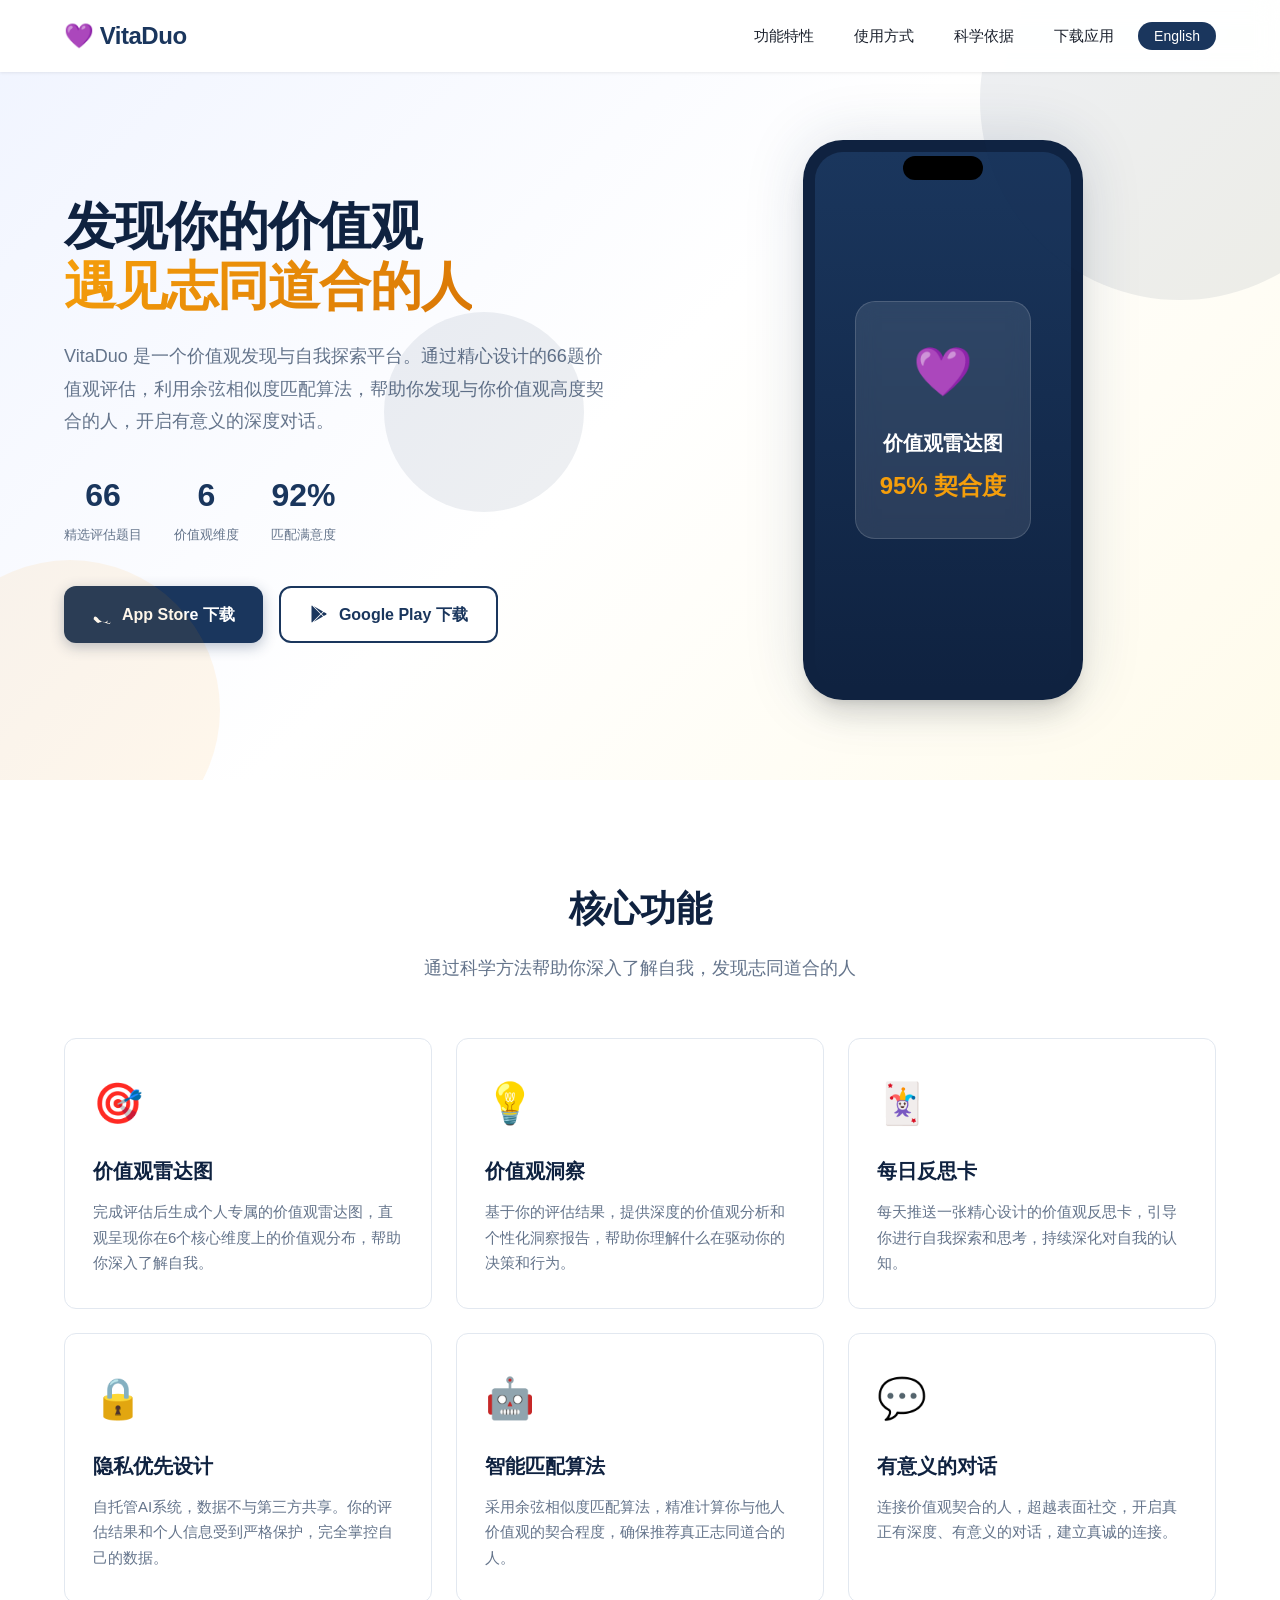
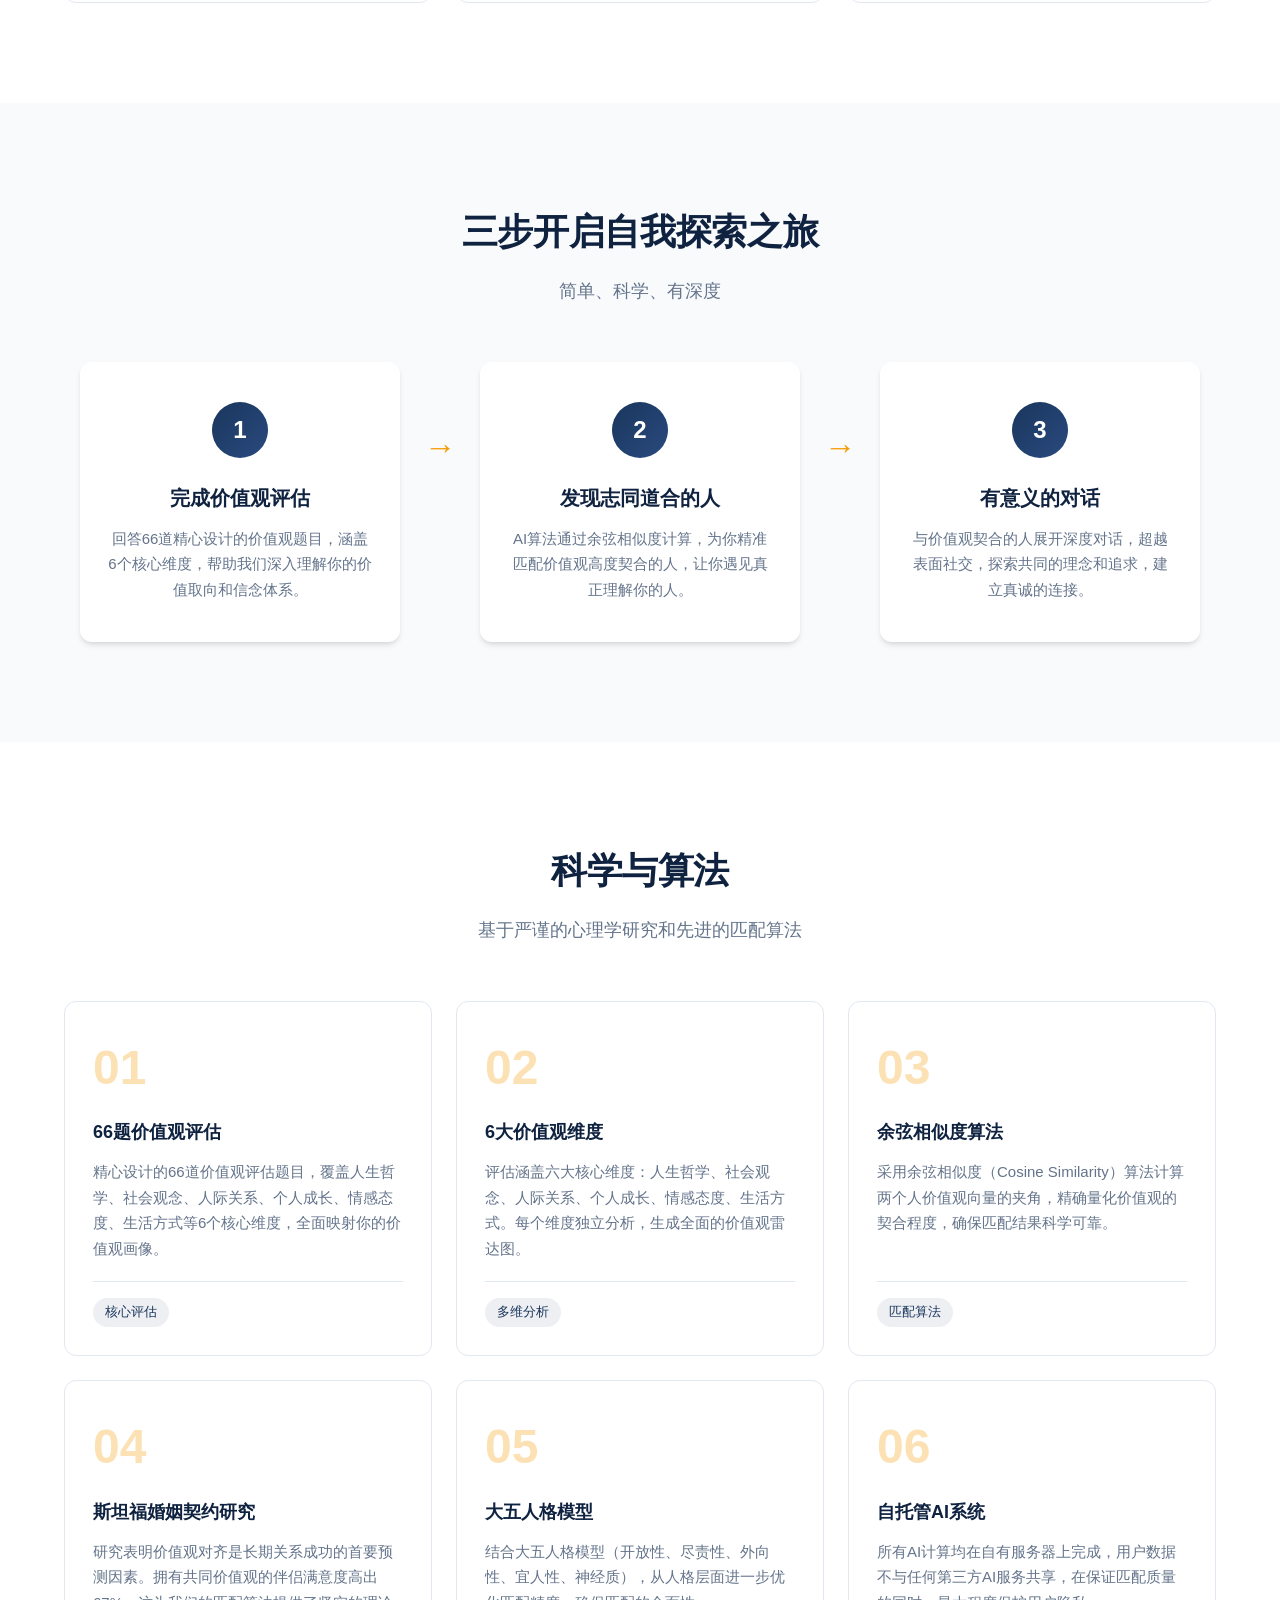
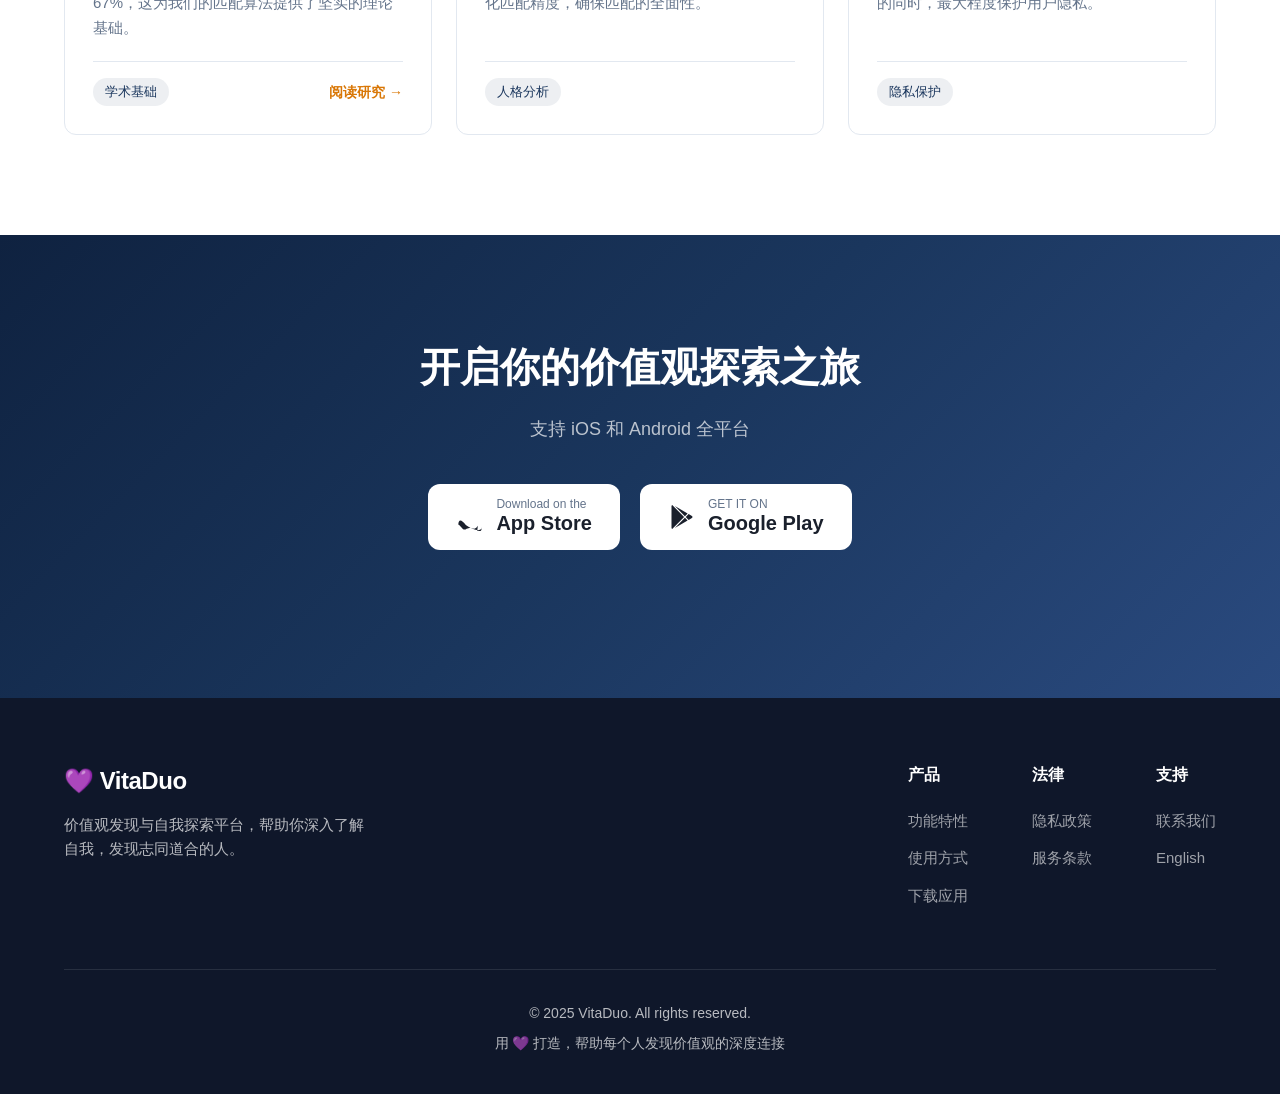
<file: website/index.html>
<!DOCTYPE html>
<html lang="zh-CN">
<head>
  <meta charset="UTF-8">
  <meta name="viewport" content="width=device-width, initial-scale=1.0">
  <meta name="description" content="VitaDuo - 价值观发现与自我探索平台。通过66题价值观评估，用余弦相似度匹配算法连接志同道合的人，开启有意义的对话。">
  <meta name="keywords" content="VitaDuo,价值观,自我探索,匹配算法,价值观评估,社交平台">
  <title>VitaDuo - 价值观发现与自我探索平台</title>
  <link rel="icon" type="image/svg+xml" href="data:image/svg+xml,<svg xmlns='http://www.w3.org/2000/svg' viewBox='0 0 100 100'><text y='.9em' font-size='90'>💜</text></svg>">
  <link rel="stylesheet" href="css/style.css">
</head>
<body>

  <!-- Navigation -->
  <nav class="navbar">
    <div class="container">
      <div class="nav-brand">
        <a href="index.html" class="logo">💜 VitaDuo</a>
      </div>
      <ul class="nav-menu">
        <li><a href="#features" class="nav-link">功能特性</a></li>
        <li><a href="#how-it-works" class="nav-link">使用方式</a></li>
        <li><a href="#science" class="nav-link">科学依据</a></li>
        <li><a href="#download" class="nav-link">下载应用</a></li>
        <li><a href="en/index.html" class="lang-btn">English</a></li>
      </ul>
      <div class="nav-toggle">
        <span></span>
        <span></span>
        <span></span>
      </div>
    </div>
  </nav>

  <!-- Hero -->
  <section class="hero">
    <div class="container">
      <div class="hero-content">
        <h1 class="hero-title">发现你的价值观<br><span class="gradient-text">遇见志同道合的人</span></h1>
        <p class="hero-subtitle">VitaDuo 是一个价值观发现与自我探索平台。通过精心设计的66题价值观评估，利用余弦相似度匹配算法，帮助你发现与你价值观高度契合的人，开启有意义的深度对话。</p>
        <div class="hero-stats">
          <div class="stat-item">
            <div class="stat-number">66</div>
            <div class="stat-label">精选评估题目</div>
          </div>
          <div class="stat-item">
            <div class="stat-number">6</div>
            <div class="stat-label">价值观维度</div>
          </div>
          <div class="stat-item">
            <div class="stat-number">92%</div>
            <div class="stat-label">匹配满意度</div>
          </div>
        </div>
        <div class="hero-buttons">
          <a href="#download" class="btn btn-primary">
            <svg class="btn-icon" viewBox="0 0 24 24" fill="currentColor"><path d="M18.71 19.5c-.83 1.24-1.71 2.45-3.05 2.47-1.34.03-1.77-.79-3.29-.79-1.53 0-2 .77-3.27.82-1.31 1.05-2.21 1.05-3.44.01-1.82-1.9-3.66-4.22-3.66-3.13 0-5.21 2.54-5.21 6.41 0 5.19 3.68 13.77 6.76 13.77 1.78 0 2.61-1.05 4.09-1.05 1.44 0 2.1 1.05 4.09 1.05 2.99 0 4.85-4.07 4.85-4.07 0-.01-.06-.02-.06-.02zM13 3.5c.73-.83 1.94-1.46 2.94-1.5.13 1.17-.34 2.35-1.04 3.19-.69.85-1.83 1.51-2.95 1.42-.15-1.15.41-2.35 1.05-3.11z"/></svg>
            App Store 下载
          </a>
          <a href="#download" class="btn btn-secondary">
            <svg class="btn-icon" viewBox="0 0 24 24" fill="currentColor"><path d="M3.609 1.814L13.792 12 3.61 22.186a.996.996 0 01-.61-.92V2.734a1 1 0 01.609-.92zm10.89 10.893l2.302 2.302-10.937 6.333 8.635-8.635zm3.199-3.198l2.807 1.626a1 1 0 010 1.73l-2.808 1.626L15.206 12l2.492-2.491zM5.864 2.658L16.802 8.99l-2.303 2.303-8.635-8.635z"/></svg>
            Google Play 下载
          </a>
        </div>
      </div>
      <div class="hero-image">
        <div class="phone-mockup">
          <div class="phone-screen">
            <div class="app-preview">
              <div class="match-card">
                <div class="match-avatar">💜</div>
                <div class="match-info">
                  <div class="match-name">价值观雷达图</div>
                  <div class="match-score">95% 契合度</div>
                </div>
              </div>
            </div>
          </div>
        </div>
      </div>
    </div>
    <div class="hero-bg">
      <div class="floating-circle circle-1"></div>
      <div class="floating-circle circle-2"></div>
      <div class="floating-circle circle-3"></div>
    </div>
  </section>

  <!-- Features -->
  <section id="features" class="features">
    <div class="container">
      <div class="section-header">
        <h2 class="section-title">核心功能</h2>
        <p class="section-subtitle">通过科学方法帮助你深入了解自我，发现志同道合的人</p>
      </div>
      <div class="features-grid">
        <div class="feature-card">
          <div class="feature-icon">🎯</div>
          <h3 class="feature-title">价值观雷达图</h3>
          <p class="feature-desc">完成评估后生成个人专属的价值观雷达图，直观呈现你在6个核心维度上的价值观分布，帮助你深入了解自我。</p>
        </div>
        <div class="feature-card">
          <div class="feature-icon">💡</div>
          <h3 class="feature-title">价值观洞察</h3>
          <p class="feature-desc">基于你的评估结果，提供深度的价值观分析和个性化洞察报告，帮助你理解什么在驱动你的决策和行为。</p>
        </div>
        <div class="feature-card">
          <div class="feature-icon">🃏</div>
          <h3 class="feature-title">每日反思卡</h3>
          <p class="feature-desc">每天推送一张精心设计的价值观反思卡，引导你进行自我探索和思考，持续深化对自我的认知。</p>
        </div>
        <div class="feature-card">
          <div class="feature-icon">🔒</div>
          <h3 class="feature-title">隐私优先设计</h3>
          <p class="feature-desc">自托管AI系统，数据不与第三方共享。你的评估结果和个人信息受到严格保护，完全掌控自己的数据。</p>
        </div>
        <div class="feature-card">
          <div class="feature-icon">🤖</div>
          <h3 class="feature-title">智能匹配算法</h3>
          <p class="feature-desc">采用余弦相似度匹配算法，精准计算你与他人价值观的契合程度，确保推荐真正志同道合的人。</p>
        </div>
        <div class="feature-card">
          <div class="feature-icon">💬</div>
          <h3 class="feature-title">有意义的对话</h3>
          <p class="feature-desc">连接价值观契合的人，超越表面社交，开启真正有深度、有意义的对话，建立真诚的连接。</p>
        </div>
      </div>
    </div>
  </section>

  <!-- How It Works -->
  <section id="how-it-works" class="how-it-works">
    <div class="container">
      <div class="section-header">
        <h2 class="section-title">三步开启自我探索之旅</h2>
        <p class="section-subtitle">简单、科学、有深度</p>
      </div>
      <div class="steps">
        <div class="step">
          <div class="step-number">1</div>
          <h3 class="step-title">完成价值观评估</h3>
          <p class="step-desc">回答66道精心设计的价值观题目，涵盖6个核心维度，帮助我们深入理解你的价值取向和信念体系。</p>
        </div>
        <div class="step-connector">&rarr;</div>
        <div class="step">
          <div class="step-number">2</div>
          <h3 class="step-title">发现志同道合的人</h3>
          <p class="step-desc">AI算法通过余弦相似度计算，为你精准匹配价值观高度契合的人，让你遇见真正理解你的人。</p>
        </div>
        <div class="step-connector">&rarr;</div>
        <div class="step">
          <div class="step-number">3</div>
          <h3 class="step-title">有意义的对话</h3>
          <p class="step-desc">与价值观契合的人展开深度对话，超越表面社交，探索共同的理念和追求，建立真诚的连接。</p>
        </div>
      </div>
    </div>
  </section>

  <!-- Science -->
  <section id="science" class="science">
    <div class="container">
      <div class="section-header">
        <h2 class="section-title">科学与算法</h2>
        <p class="section-subtitle">基于严谨的心理学研究和先进的匹配算法</p>
      </div>
      <div class="science-grid">
        <div class="science-card">
          <div>
            <div class="science-number">01</div>
            <h3 class="science-title">66题价值观评估</h3>
            <p class="science-desc">精心设计的66道价值观评估题目，覆盖人生哲学、社会观念、人际关系、个人成长、情感态度、生活方式等6个核心维度，全面映射你的价值观画像。</p>
          </div>
          <div class="science-footer">
            <span class="science-tag">核心评估</span>
          </div>
        </div>
        <div class="science-card">
          <div>
            <div class="science-number">02</div>
            <h3 class="science-title">6大价值观维度</h3>
            <p class="science-desc">评估涵盖六大核心维度：人生哲学、社会观念、人际关系、个人成长、情感态度、生活方式。每个维度独立分析，生成全面的价值观雷达图。</p>
          </div>
          <div class="science-footer">
            <span class="science-tag">多维分析</span>
          </div>
        </div>
        <div class="science-card">
          <div>
            <div class="science-number">03</div>
            <h3 class="science-title">余弦相似度算法</h3>
            <p class="science-desc">采用余弦相似度（Cosine Similarity）算法计算两个人价值观向量的夹角，精确量化价值观的契合程度，确保匹配结果科学可靠。</p>
          </div>
          <div class="science-footer">
            <span class="science-tag">匹配算法</span>
          </div>
        </div>
        <div class="science-card">
          <div>
            <div class="science-number">04</div>
            <h3 class="science-title">斯坦福婚姻契约研究</h3>
            <p class="science-desc">研究表明价值观对齐是长期关系成功的首要预测因素。拥有共同价值观的伴侣满意度高出67%，这为我们的匹配算法提供了坚实的理论基础。</p>
          </div>
          <div class="science-footer">
            <span class="science-tag">学术基础</span>
            <a href="https://web.stanford.edu/~rosenmale/MarriagePact.pdf" target="_blank" rel="noopener" class="science-link">阅读研究 &rarr;</a>
          </div>
        </div>
        <div class="science-card">
          <div>
            <div class="science-number">05</div>
            <h3 class="science-title">大五人格模型</h3>
            <p class="science-desc">结合大五人格模型（开放性、尽责性、外向性、宜人性、神经质），从人格层面进一步优化匹配精度，确保匹配的全面性。</p>
          </div>
          <div class="science-footer">
            <span class="science-tag">人格分析</span>
          </div>
        </div>
        <div class="science-card">
          <div>
            <div class="science-number">06</div>
            <h3 class="science-title">自托管AI系统</h3>
            <p class="science-desc">所有AI计算均在自有服务器上完成，用户数据不与任何第三方AI服务共享，在保证匹配质量的同时，最大程度保护用户隐私。</p>
          </div>
          <div class="science-footer">
            <span class="science-tag">隐私保护</span>
          </div>
        </div>
      </div>
    </div>
  </section>

  <!-- Download -->
  <section id="download" class="download">
    <div class="container">
      <div class="download-content">
        <h2 class="download-title">开启你的价值观探索之旅</h2>
        <p class="download-subtitle">支持 iOS 和 Android 全平台</p>
        <div class="download-buttons">
          <a href="https://apps.apple.com/app/vitaduo" class="store-button" target="_blank" rel="noopener">
            <svg class="store-icon" viewBox="0 0 24 24" fill="currentColor"><path d="M18.71 19.5c-.83 1.24-1.71 2.45-3.05 2.47-1.34.03-1.77-.79-3.29-.79-1.53 0-2 .77-3.27.82-1.31 1.05-2.21 1.05-3.44.01-1.82-1.9-3.66-4.22-3.66-3.13 0-5.21 2.54-5.21 6.41 0 5.19 3.68 13.77 6.76 13.77 1.78 0 2.61-1.05 4.09-1.05 1.44 0 2.1 1.05 4.09 1.05 2.99 0 4.85-4.07 4.85-4.07 0-.01-.06-.02-.06-.02zM13 3.5c.73-.83 1.94-1.46 2.94-1.5.13 1.17-.34 2.35-1.04 3.19-.69.85-1.83 1.51-2.95 1.42-.15-1.15.41-2.35 1.05-3.11z"/></svg>
            <div class="store-text">
              <div class="store-subtitle">Download on the</div>
              <div class="store-name">App Store</div>
            </div>
          </a>
          <a href="https://play.google.com/store/apps/details?id=com.vitaduo" class="store-button" target="_blank" rel="noopener">
            <svg class="store-icon" viewBox="0 0 24 24" fill="currentColor"><path d="M3.609 1.814L13.792 12 3.61 22.186a.996.996 0 01-.61-.92V2.734a1 1 0 01.609-.92zm10.89 10.893l2.302 2.302-10.937 6.333 8.635-8.635zm3.199-3.198l2.807 1.626a1 1 0 010 1.73l-2.808 1.626L15.206 12l2.492-2.491zM5.864 2.658L16.802 8.99l-2.303 2.303-8.635-8.635z"/></svg>
            <div class="store-text">
              <div class="store-subtitle">GET IT ON</div>
              <div class="store-name">Google Play</div>
            </div>
          </a>
        </div>
      </div>
    </div>
  </section>

  <!-- Footer -->
  <footer class="footer">
    <div class="container">
      <div class="footer-content">
        <div class="footer-brand">
          <span class="logo">💜 VitaDuo</span>
          <p>价值观发现与自我探索平台，帮助你深入了解自我，发现志同道合的人。</p>
        </div>
        <div class="footer-links">
          <div class="footer-column">
            <h4>产品</h4>
            <ul>
              <li><a href="#features">功能特性</a></li>
              <li><a href="#how-it-works">使用方式</a></li>
              <li><a href="#download">下载应用</a></li>
            </ul>
          </div>
          <div class="footer-column">
            <h4>法律</h4>
            <ul>
              <li><a href="privacy.html">隐私政策</a></li>
              <li><a href="terms.html">服务条款</a></li>
            </ul>
          </div>
          <div class="footer-column">
            <h4>支持</h4>
            <ul>
              <li><a href="mailto:ab@tpr.wales">联系我们</a></li>
              <li><a href="en/index.html">English</a></li>
            </ul>
          </div>
        </div>
      </div>
      <div class="footer-bottom">
        <p>&copy; 2025 VitaDuo. All rights reserved.</p>
        <p>用 💜 打造，帮助每个人发现价值观的深度连接</p>
      </div>
    </div>
  </footer>

  <script src="js/main.js"></script>
</body>
</html>
</file>
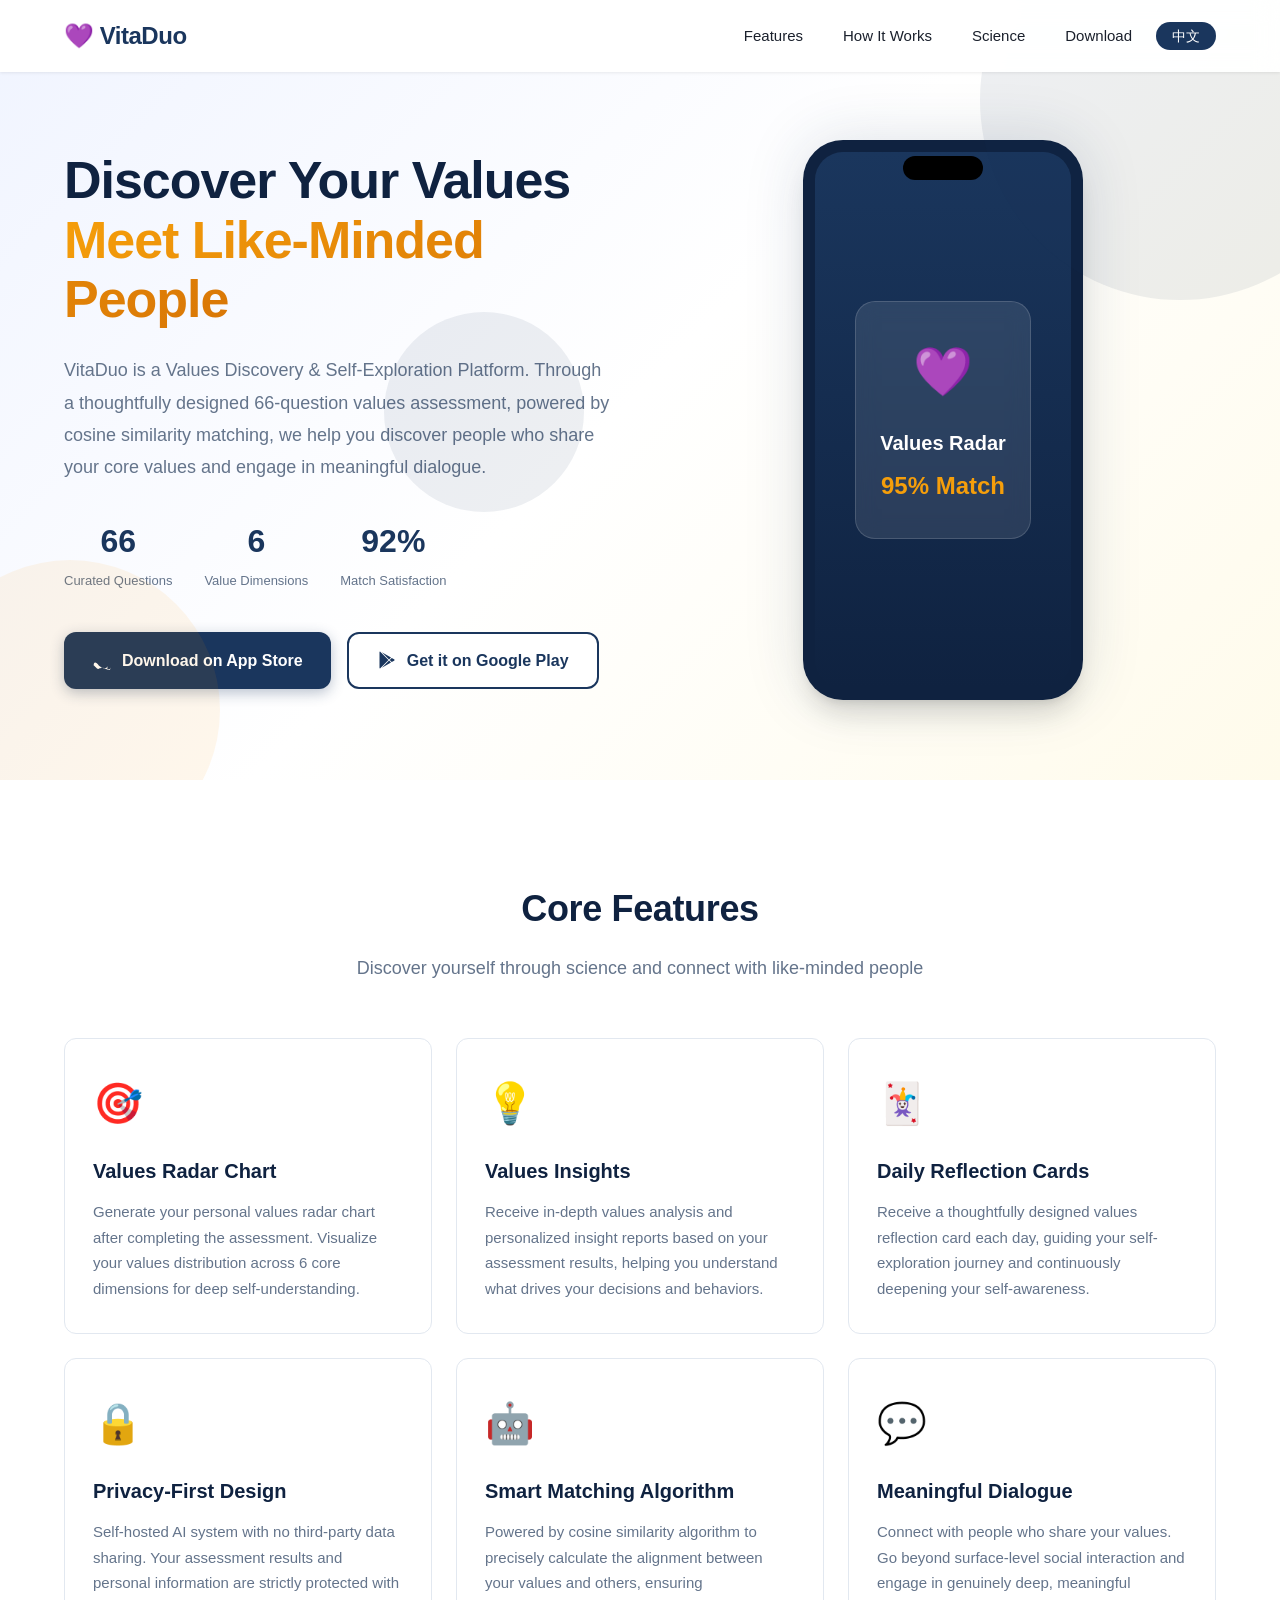
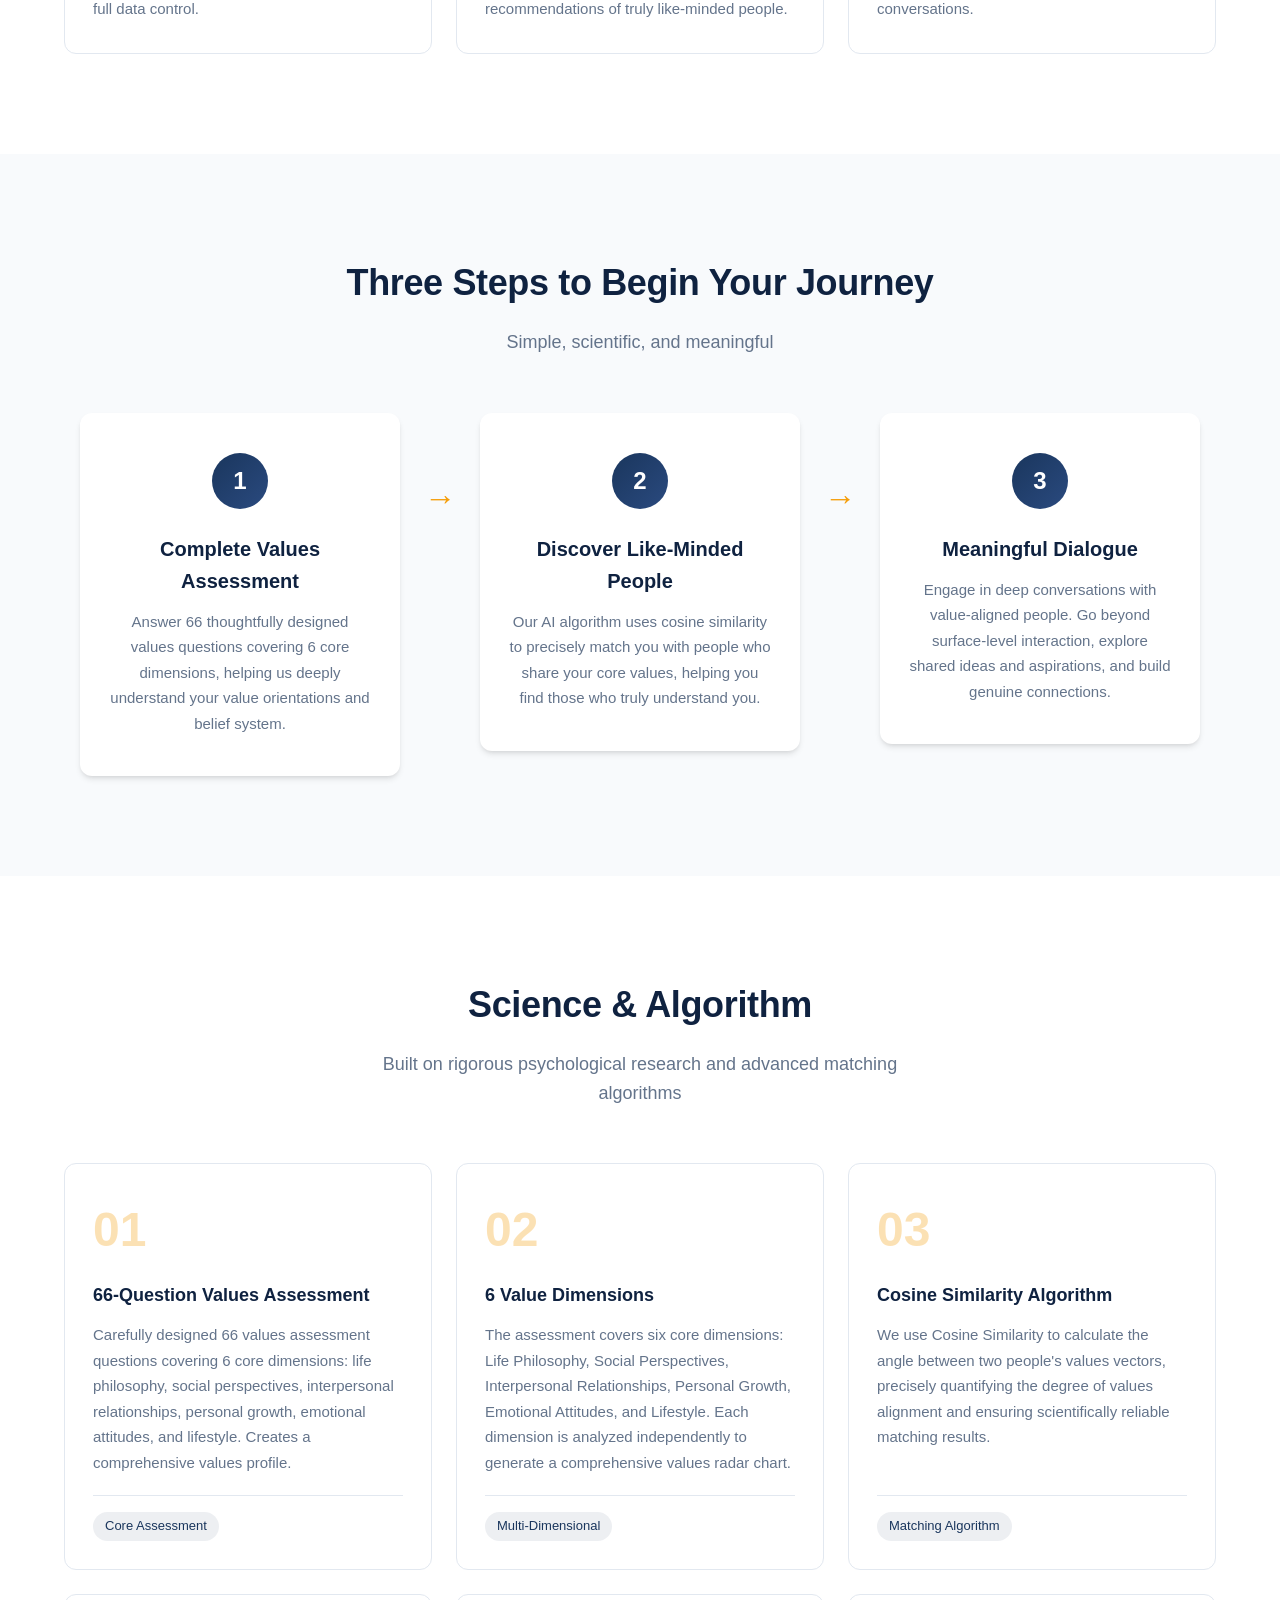
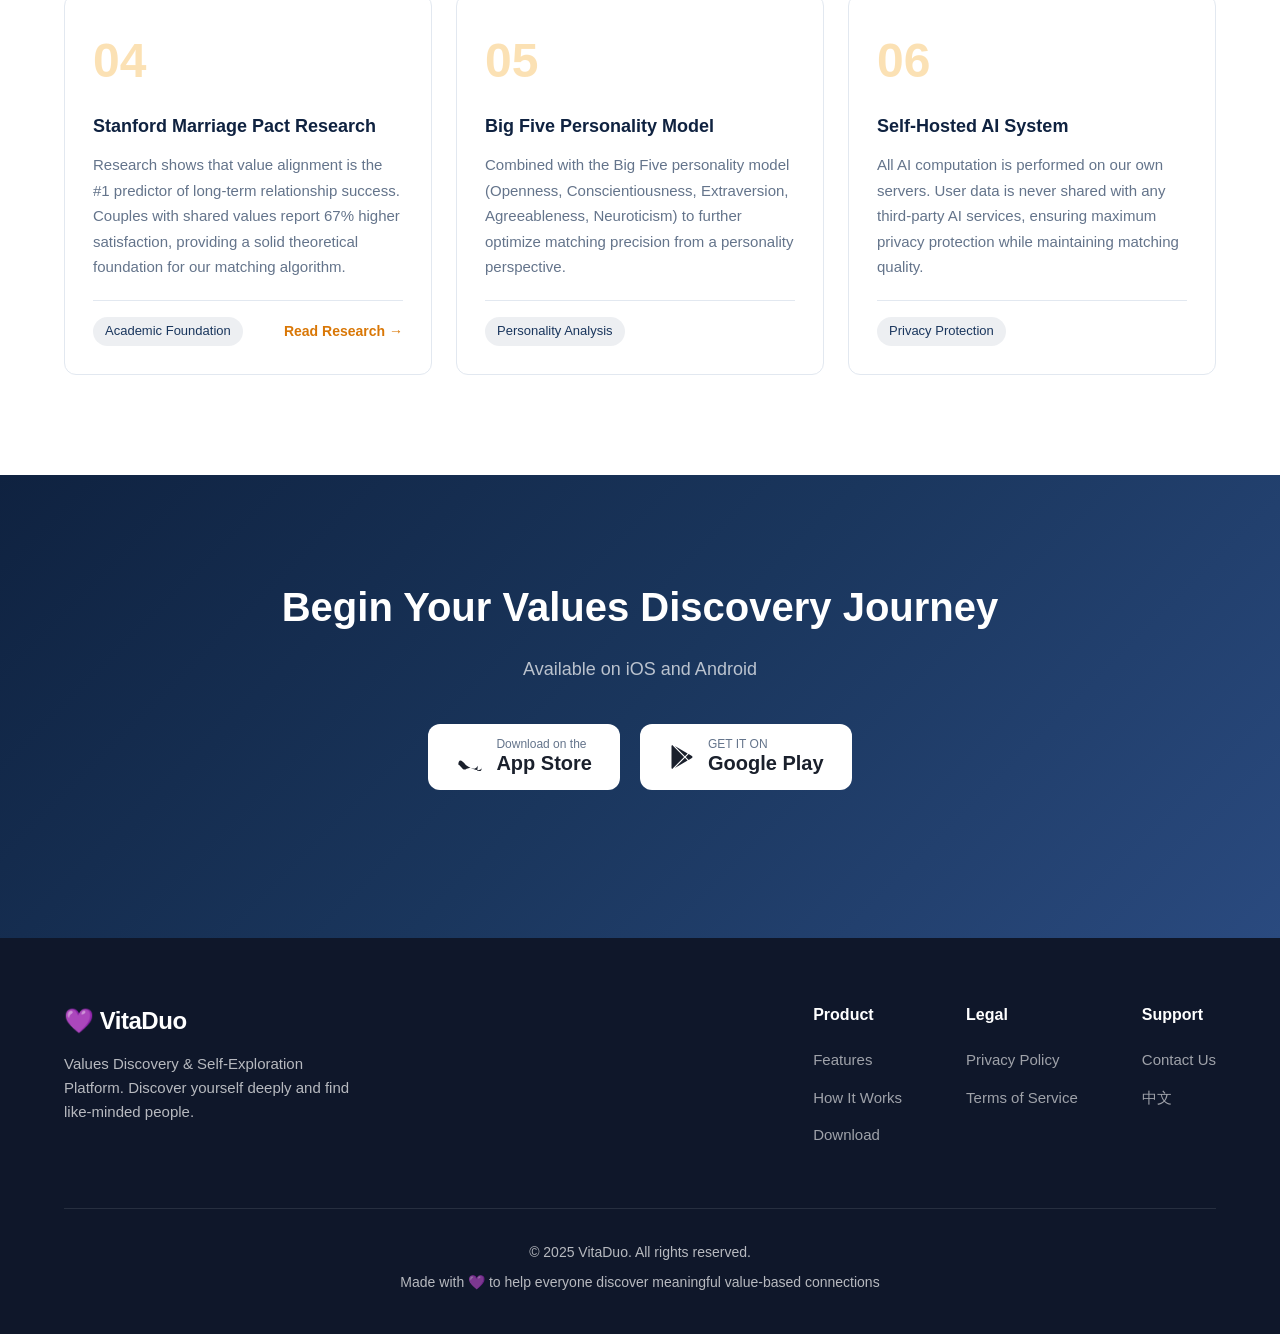
<file: website/en/index.html>
<!DOCTYPE html>
<html lang="en">
<head>
  <meta charset="UTF-8">
  <meta name="viewport" content="width=device-width, initial-scale=1.0">
  <meta name="description" content="VitaDuo - Values Discovery & Self-Exploration Platform. Discover like-minded people through a 66-question values assessment with cosine similarity matching.">
  <meta name="keywords" content="VitaDuo,values,discovery,self-exploration,matching algorithm,values assessment,social platform">
  <title>VitaDuo - Values Discovery & Self-Exploration Platform</title>
  <link rel="icon" type="image/svg+xml" href="data:image/svg+xml,<svg xmlns='http://www.w3.org/2000/svg' viewBox='0 0 100 100'><text y='.9em' font-size='90'>💜</text></svg>">
  <link rel="stylesheet" href="../css/style.css">
</head>
<body>

  <!-- Navigation -->
  <nav class="navbar">
    <div class="container">
      <div class="nav-brand">
        <a href="index.html" class="logo">💜 VitaDuo</a>
      </div>
      <ul class="nav-menu">
        <li><a href="#features" class="nav-link">Features</a></li>
        <li><a href="#how-it-works" class="nav-link">How It Works</a></li>
        <li><a href="#science" class="nav-link">Science</a></li>
        <li><a href="#download" class="nav-link">Download</a></li>
        <li><a href="../index.html" class="lang-btn">中文</a></li>
      </ul>
      <div class="nav-toggle">
        <span></span>
        <span></span>
        <span></span>
      </div>
    </div>
  </nav>

  <!-- Hero -->
  <section class="hero">
    <div class="container">
      <div class="hero-content">
        <h1 class="hero-title">Discover Your Values<br><span class="gradient-text">Meet Like-Minded People</span></h1>
        <p class="hero-subtitle">VitaDuo is a Values Discovery & Self-Exploration Platform. Through a thoughtfully designed 66-question values assessment, powered by cosine similarity matching, we help you discover people who share your core values and engage in meaningful dialogue.</p>
        <div class="hero-stats">
          <div class="stat-item">
            <div class="stat-number">66</div>
            <div class="stat-label">Curated Questions</div>
          </div>
          <div class="stat-item">
            <div class="stat-number">6</div>
            <div class="stat-label">Value Dimensions</div>
          </div>
          <div class="stat-item">
            <div class="stat-number">92%</div>
            <div class="stat-label">Match Satisfaction</div>
          </div>
        </div>
        <div class="hero-buttons">
          <a href="#download" class="btn btn-primary">
            <svg class="btn-icon" viewBox="0 0 24 24" fill="currentColor"><path d="M18.71 19.5c-.83 1.24-1.71 2.45-3.05 2.47-1.34.03-1.77-.79-3.29-.79-1.53 0-2 .77-3.27.82-1.31 1.05-2.21 1.05-3.44.01-1.82-1.9-3.66-4.22-3.66-3.13 0-5.21 2.54-5.21 6.41 0 5.19 3.68 13.77 6.76 13.77 1.78 0 2.61-1.05 4.09-1.05 1.44 0 2.1 1.05 4.09 1.05 2.99 0 4.85-4.07 4.85-4.07 0-.01-.06-.02-.06-.02zM13 3.5c.73-.83 1.94-1.46 2.94-1.5.13 1.17-.34 2.35-1.04 3.19-.69.85-1.83 1.51-2.95 1.42-.15-1.15.41-2.35 1.05-3.11z"/></svg>
            Download on App Store
          </a>
          <a href="#download" class="btn btn-secondary">
            <svg class="btn-icon" viewBox="0 0 24 24" fill="currentColor"><path d="M3.609 1.814L13.792 12 3.61 22.186a.996.996 0 01-.61-.92V2.734a1 1 0 01.609-.92zm10.89 10.893l2.302 2.302-10.937 6.333 8.635-8.635zm3.199-3.198l2.807 1.626a1 1 0 010 1.73l-2.808 1.626L15.206 12l2.492-2.491zM5.864 2.658L16.802 8.99l-2.303 2.303-8.635-8.635z"/></svg>
            Get it on Google Play
          </a>
        </div>
      </div>
      <div class="hero-image">
        <div class="phone-mockup">
          <div class="phone-screen">
            <div class="app-preview">
              <div class="match-card">
                <div class="match-avatar">💜</div>
                <div class="match-info">
                  <div class="match-name">Values Radar</div>
                  <div class="match-score">95% Match</div>
                </div>
              </div>
            </div>
          </div>
        </div>
      </div>
    </div>
    <div class="hero-bg">
      <div class="floating-circle circle-1"></div>
      <div class="floating-circle circle-2"></div>
      <div class="floating-circle circle-3"></div>
    </div>
  </section>

  <!-- Features -->
  <section id="features" class="features">
    <div class="container">
      <div class="section-header">
        <h2 class="section-title">Core Features</h2>
        <p class="section-subtitle">Discover yourself through science and connect with like-minded people</p>
      </div>
      <div class="features-grid">
        <div class="feature-card">
          <div class="feature-icon">🎯</div>
          <h3 class="feature-title">Values Radar Chart</h3>
          <p class="feature-desc">Generate your personal values radar chart after completing the assessment. Visualize your values distribution across 6 core dimensions for deep self-understanding.</p>
        </div>
        <div class="feature-card">
          <div class="feature-icon">💡</div>
          <h3 class="feature-title">Values Insights</h3>
          <p class="feature-desc">Receive in-depth values analysis and personalized insight reports based on your assessment results, helping you understand what drives your decisions and behaviors.</p>
        </div>
        <div class="feature-card">
          <div class="feature-icon">🃏</div>
          <h3 class="feature-title">Daily Reflection Cards</h3>
          <p class="feature-desc">Receive a thoughtfully designed values reflection card each day, guiding your self-exploration journey and continuously deepening your self-awareness.</p>
        </div>
        <div class="feature-card">
          <div class="feature-icon">🔒</div>
          <h3 class="feature-title">Privacy-First Design</h3>
          <p class="feature-desc">Self-hosted AI system with no third-party data sharing. Your assessment results and personal information are strictly protected with full data control.</p>
        </div>
        <div class="feature-card">
          <div class="feature-icon">🤖</div>
          <h3 class="feature-title">Smart Matching Algorithm</h3>
          <p class="feature-desc">Powered by cosine similarity algorithm to precisely calculate the alignment between your values and others, ensuring recommendations of truly like-minded people.</p>
        </div>
        <div class="feature-card">
          <div class="feature-icon">💬</div>
          <h3 class="feature-title">Meaningful Dialogue</h3>
          <p class="feature-desc">Connect with people who share your values. Go beyond surface-level social interaction and engage in genuinely deep, meaningful conversations.</p>
        </div>
      </div>
    </div>
  </section>

  <!-- How It Works -->
  <section id="how-it-works" class="how-it-works">
    <div class="container">
      <div class="section-header">
        <h2 class="section-title">Three Steps to Begin Your Journey</h2>
        <p class="section-subtitle">Simple, scientific, and meaningful</p>
      </div>
      <div class="steps">
        <div class="step">
          <div class="step-number">1</div>
          <h3 class="step-title">Complete Values Assessment</h3>
          <p class="step-desc">Answer 66 thoughtfully designed values questions covering 6 core dimensions, helping us deeply understand your value orientations and belief system.</p>
        </div>
        <div class="step-connector">&rarr;</div>
        <div class="step">
          <div class="step-number">2</div>
          <h3 class="step-title">Discover Like-Minded People</h3>
          <p class="step-desc">Our AI algorithm uses cosine similarity to precisely match you with people who share your core values, helping you find those who truly understand you.</p>
        </div>
        <div class="step-connector">&rarr;</div>
        <div class="step">
          <div class="step-number">3</div>
          <h3 class="step-title">Meaningful Dialogue</h3>
          <p class="step-desc">Engage in deep conversations with value-aligned people. Go beyond surface-level interaction, explore shared ideas and aspirations, and build genuine connections.</p>
        </div>
      </div>
    </div>
  </section>

  <!-- Science -->
  <section id="science" class="science">
    <div class="container">
      <div class="section-header">
        <h2 class="section-title">Science & Algorithm</h2>
        <p class="section-subtitle">Built on rigorous psychological research and advanced matching algorithms</p>
      </div>
      <div class="science-grid">
        <div class="science-card">
          <div>
            <div class="science-number">01</div>
            <h3 class="science-title">66-Question Values Assessment</h3>
            <p class="science-desc">Carefully designed 66 values assessment questions covering 6 core dimensions: life philosophy, social perspectives, interpersonal relationships, personal growth, emotional attitudes, and lifestyle. Creates a comprehensive values profile.</p>
          </div>
          <div class="science-footer">
            <span class="science-tag">Core Assessment</span>
          </div>
        </div>
        <div class="science-card">
          <div>
            <div class="science-number">02</div>
            <h3 class="science-title">6 Value Dimensions</h3>
            <p class="science-desc">The assessment covers six core dimensions: Life Philosophy, Social Perspectives, Interpersonal Relationships, Personal Growth, Emotional Attitudes, and Lifestyle. Each dimension is analyzed independently to generate a comprehensive values radar chart.</p>
          </div>
          <div class="science-footer">
            <span class="science-tag">Multi-Dimensional</span>
          </div>
        </div>
        <div class="science-card">
          <div>
            <div class="science-number">03</div>
            <h3 class="science-title">Cosine Similarity Algorithm</h3>
            <p class="science-desc">We use Cosine Similarity to calculate the angle between two people's values vectors, precisely quantifying the degree of values alignment and ensuring scientifically reliable matching results.</p>
          </div>
          <div class="science-footer">
            <span class="science-tag">Matching Algorithm</span>
          </div>
        </div>
        <div class="science-card">
          <div>
            <div class="science-number">04</div>
            <h3 class="science-title">Stanford Marriage Pact Research</h3>
            <p class="science-desc">Research shows that value alignment is the #1 predictor of long-term relationship success. Couples with shared values report 67% higher satisfaction, providing a solid theoretical foundation for our matching algorithm.</p>
          </div>
          <div class="science-footer">
            <span class="science-tag">Academic Foundation</span>
            <a href="https://web.stanford.edu/~rosenmale/MarriagePact.pdf" target="_blank" rel="noopener" class="science-link">Read Research &rarr;</a>
          </div>
        </div>
        <div class="science-card">
          <div>
            <div class="science-number">05</div>
            <h3 class="science-title">Big Five Personality Model</h3>
            <p class="science-desc">Combined with the Big Five personality model (Openness, Conscientiousness, Extraversion, Agreeableness, Neuroticism) to further optimize matching precision from a personality perspective.</p>
          </div>
          <div class="science-footer">
            <span class="science-tag">Personality Analysis</span>
          </div>
        </div>
        <div class="science-card">
          <div>
            <div class="science-number">06</div>
            <h3 class="science-title">Self-Hosted AI System</h3>
            <p class="science-desc">All AI computation is performed on our own servers. User data is never shared with any third-party AI services, ensuring maximum privacy protection while maintaining matching quality.</p>
          </div>
          <div class="science-footer">
            <span class="science-tag">Privacy Protection</span>
          </div>
        </div>
      </div>
    </div>
  </section>

  <!-- Download -->
  <section id="download" class="download">
    <div class="container">
      <div class="download-content">
        <h2 class="download-title">Begin Your Values Discovery Journey</h2>
        <p class="download-subtitle">Available on iOS and Android</p>
        <div class="download-buttons">
          <a href="https://apps.apple.com/app/vitaduo" class="store-button" target="_blank" rel="noopener">
            <svg class="store-icon" viewBox="0 0 24 24" fill="currentColor"><path d="M18.71 19.5c-.83 1.24-1.71 2.45-3.05 2.47-1.34.03-1.77-.79-3.29-.79-1.53 0-2 .77-3.27.82-1.31 1.05-2.21 1.05-3.44.01-1.82-1.9-3.66-4.22-3.66-3.13 0-5.21 2.54-5.21 6.41 0 5.19 3.68 13.77 6.76 13.77 1.78 0 2.61-1.05 4.09-1.05 1.44 0 2.1 1.05 4.09 1.05 2.99 0 4.85-4.07 4.85-4.07 0-.01-.06-.02-.06-.02zM13 3.5c.73-.83 1.94-1.46 2.94-1.5.13 1.17-.34 2.35-1.04 3.19-.69.85-1.83 1.51-2.95 1.42-.15-1.15.41-2.35 1.05-3.11z"/></svg>
            <div class="store-text">
              <div class="store-subtitle">Download on the</div>
              <div class="store-name">App Store</div>
            </div>
          </a>
          <a href="https://play.google.com/store/apps/details?id=com.vitaduo" class="store-button" target="_blank" rel="noopener">
            <svg class="store-icon" viewBox="0 0 24 24" fill="currentColor"><path d="M3.609 1.814L13.792 12 3.61 22.186a.996.996 0 01-.61-.92V2.734a1 1 0 01.609-.92zm10.89 10.893l2.302 2.302-10.937 6.333 8.635-8.635zm3.199-3.198l2.807 1.626a1 1 0 010 1.73l-2.808 1.626L15.206 12l2.492-2.491zM5.864 2.658L16.802 8.99l-2.303 2.303-8.635-8.635z"/></svg>
            <div class="store-text">
              <div class="store-subtitle">GET IT ON</div>
              <div class="store-name">Google Play</div>
            </div>
          </a>
        </div>
      </div>
    </div>
  </section>

  <!-- Footer -->
  <footer class="footer">
    <div class="container">
      <div class="footer-content">
        <div class="footer-brand">
          <span class="logo">💜 VitaDuo</span>
          <p>Values Discovery & Self-Exploration Platform. Discover yourself deeply and find like-minded people.</p>
        </div>
        <div class="footer-links">
          <div class="footer-column">
            <h4>Product</h4>
            <ul>
              <li><a href="#features">Features</a></li>
              <li><a href="#how-it-works">How It Works</a></li>
              <li><a href="#download">Download</a></li>
            </ul>
          </div>
          <div class="footer-column">
            <h4>Legal</h4>
            <ul>
              <li><a href="privacy.html">Privacy Policy</a></li>
              <li><a href="terms.html">Terms of Service</a></li>
            </ul>
          </div>
          <div class="footer-column">
            <h4>Support</h4>
            <ul>
              <li><a href="mailto:ab@tpr.wales">Contact Us</a></li>
              <li><a href="../index.html">中文</a></li>
            </ul>
          </div>
        </div>
      </div>
      <div class="footer-bottom">
        <p>&copy; 2025 VitaDuo. All rights reserved.</p>
        <p>Made with 💜 to help everyone discover meaningful value-based connections</p>
      </div>
    </div>
  </footer>

  <script src="../js/main.js"></script>
</body>
</html>
</file>
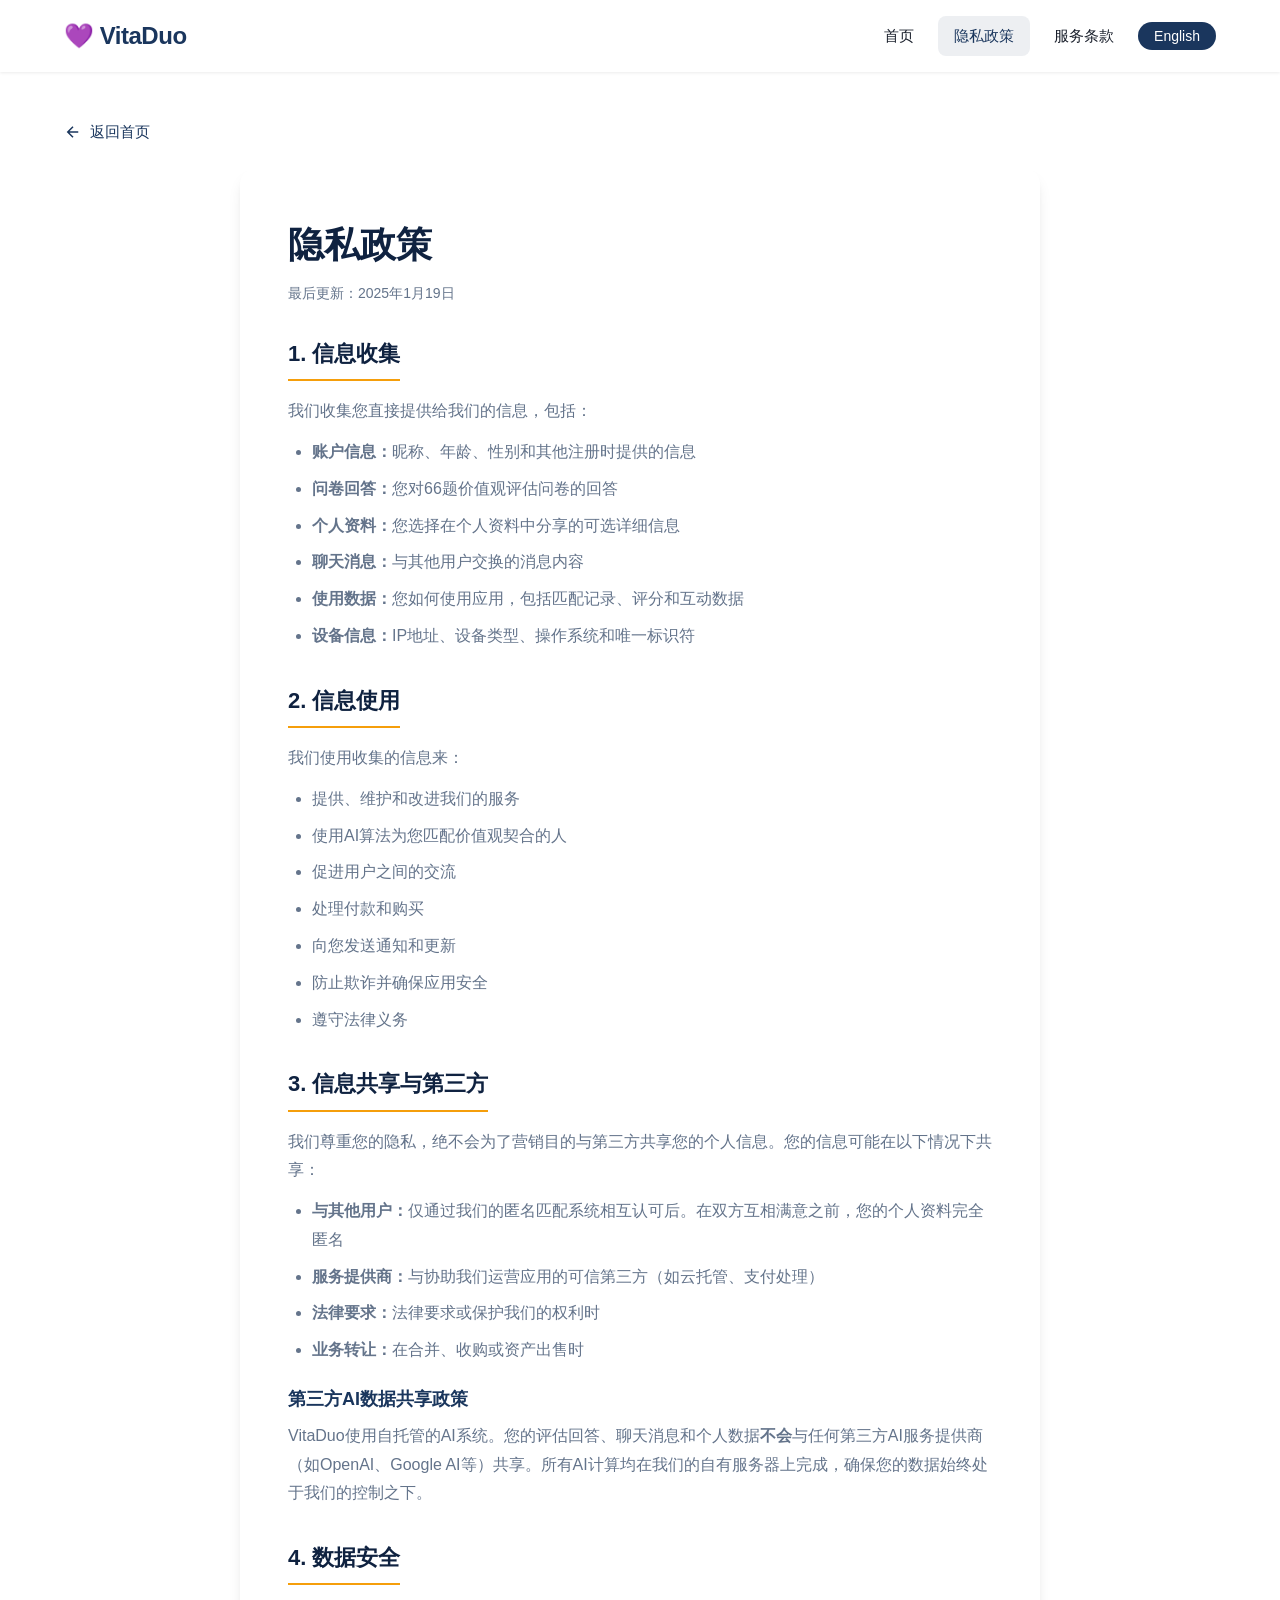
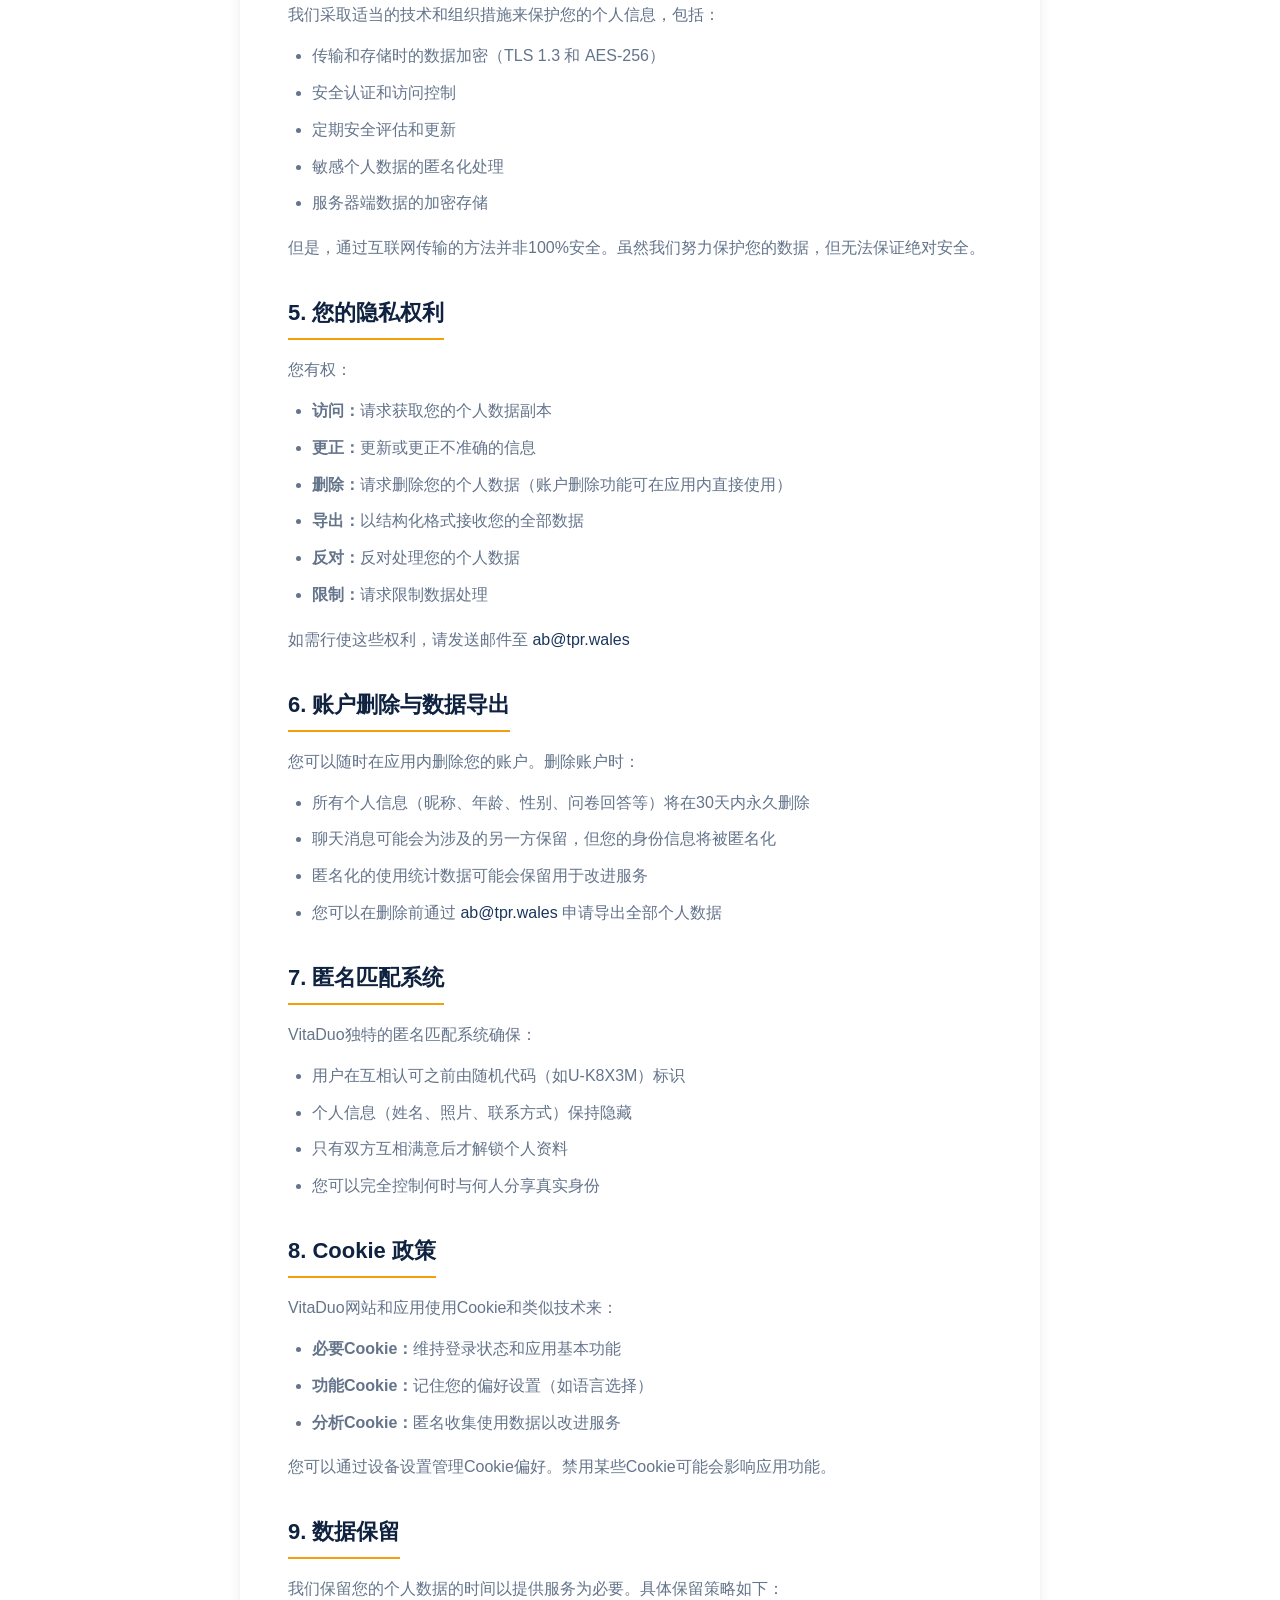
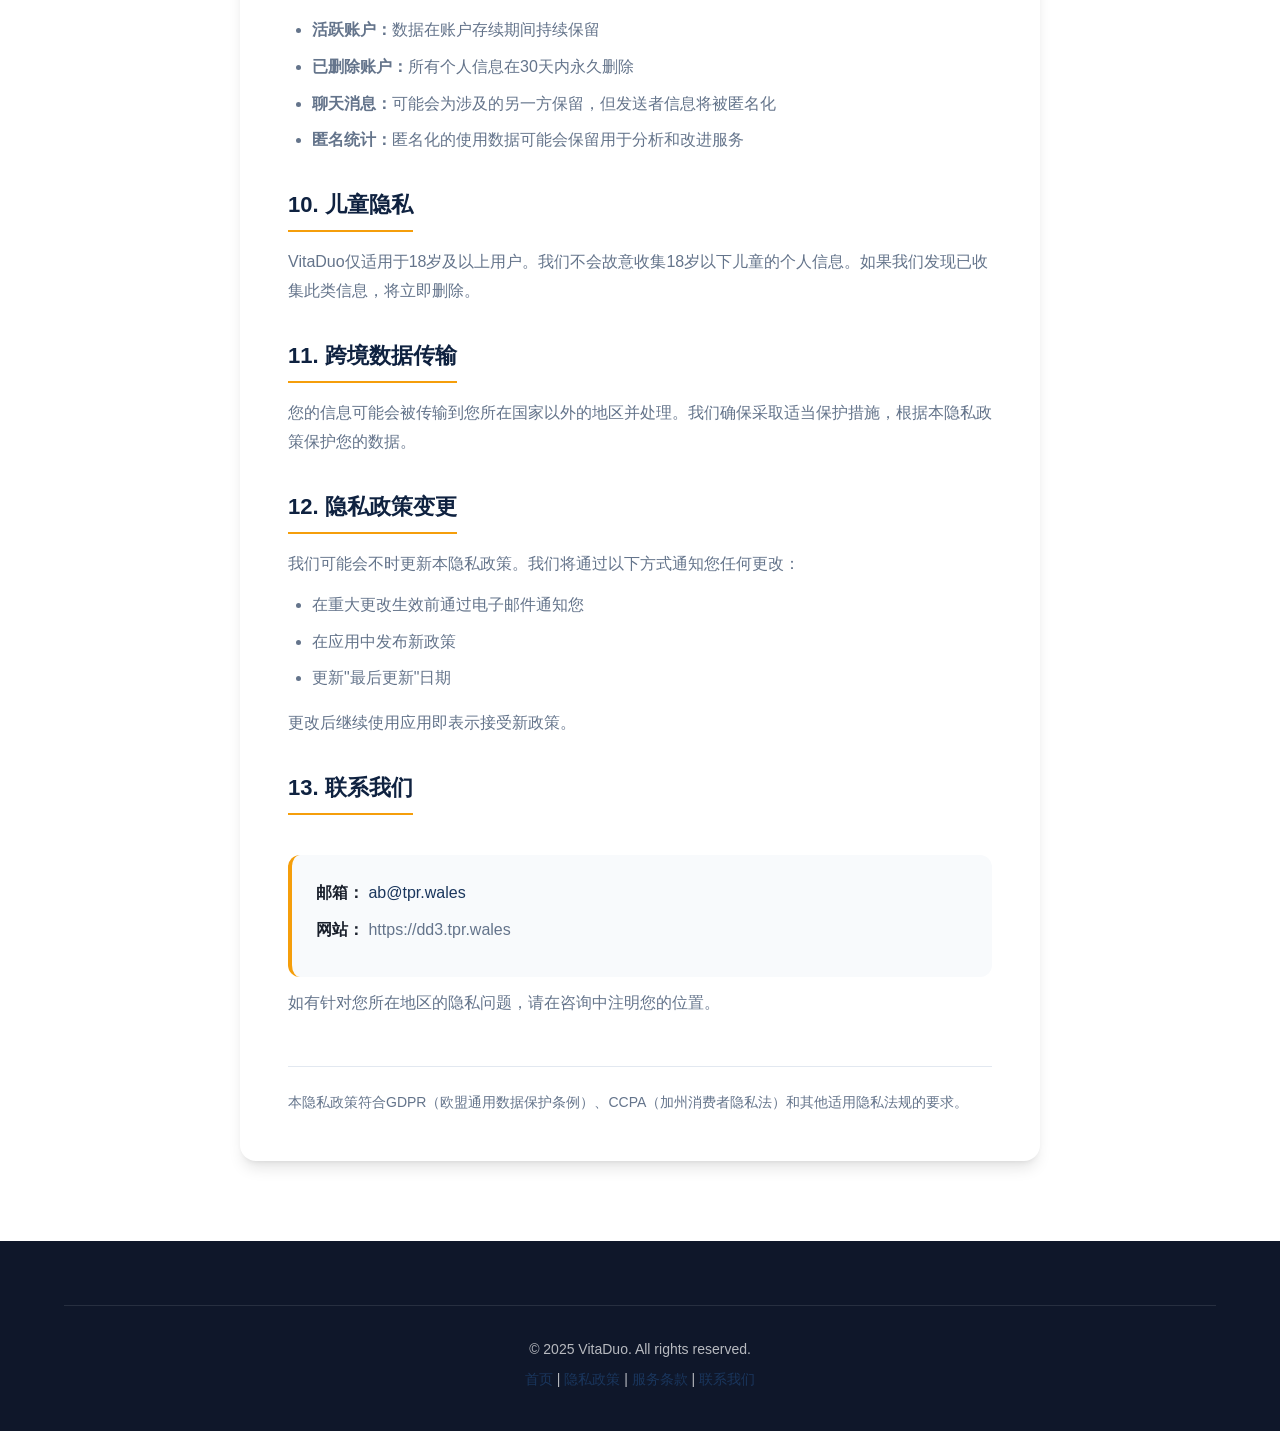
<file: website/privacy.html>
<!DOCTYPE html>
<html lang="zh-CN">
<head>
  <meta charset="UTF-8">
  <meta name="viewport" content="width=device-width, initial-scale=1.0">
  <meta name="description" content="VitaDuo 隐私政策 - 我们重视并保护您的隐私">
  <title>隐私政策 - VitaDuo</title>
  <link rel="icon" type="image/svg+xml" href="data:image/svg+xml,<svg xmlns='http://www.w3.org/2000/svg' viewBox='0 0 100 100'><text y='.9em' font-size='90'>💜</text></svg>">
  <link rel="stylesheet" href="css/style.css">
</head>
<body>

  <!-- Navigation -->
  <nav class="navbar">
    <div class="container">
      <div class="nav-brand">
        <a href="index.html" class="logo">💜 VitaDuo</a>
      </div>
      <ul class="nav-menu">
        <li><a href="index.html" class="nav-link">首页</a></li>
        <li><a href="privacy.html" class="nav-link active">隐私政策</a></li>
        <li><a href="terms.html" class="nav-link">服务条款</a></li>
        <li><a href="en/privacy.html" class="lang-btn">English</a></li>
      </ul>
      <div class="nav-toggle">
        <span></span>
        <span></span>
        <span></span>
      </div>
    </div>
  </nav>

  <!-- Privacy Content -->
  <div class="legal-page">
    <div class="container">
      <a href="index.html" class="back-link">
        <svg viewBox="0 0 24 24" fill="none" stroke="currentColor" stroke-width="2" width="18" height="18"><path d="M19 12H5M12 19l-7-7 7-7"/></svg>
        返回首页
      </a>

      <div class="legal-content">
        <h1 class="legal-title">隐私政策</h1>
        <p class="effective-date">最后更新：2025年1月19日</p>

        <div class="legal-section">
          <h2>1. 信息收集</h2>
          <p>我们收集您直接提供给我们的信息，包括：</p>
          <ul>
            <li><strong>账户信息：</strong>昵称、年龄、性别和其他注册时提供的信息</li>
            <li><strong>问卷回答：</strong>您对66题价值观评估问卷的回答</li>
            <li><strong>个人资料：</strong>您选择在个人资料中分享的可选详细信息</li>
            <li><strong>聊天消息：</strong>与其他用户交换的消息内容</li>
            <li><strong>使用数据：</strong>您如何使用应用，包括匹配记录、评分和互动数据</li>
            <li><strong>设备信息：</strong>IP地址、设备类型、操作系统和唯一标识符</li>
          </ul>
        </div>

        <div class="legal-section">
          <h2>2. 信息使用</h2>
          <p>我们使用收集的信息来：</p>
          <ul>
            <li>提供、维护和改进我们的服务</li>
            <li>使用AI算法为您匹配价值观契合的人</li>
            <li>促进用户之间的交流</li>
            <li>处理付款和购买</li>
            <li>向您发送通知和更新</li>
            <li>防止欺诈并确保应用安全</li>
            <li>遵守法律义务</li>
          </ul>
        </div>

        <div class="legal-section">
          <h2>3. 信息共享与第三方</h2>
          <p>我们尊重您的隐私，绝不会为了营销目的与第三方共享您的个人信息。您的信息可能在以下情况下共享：</p>
          <ul>
            <li><strong>与其他用户：</strong>仅通过我们的匿名匹配系统相互认可后。在双方互相满意之前，您的个人资料完全匿名</li>
            <li><strong>服务提供商：</strong>与协助我们运营应用的可信第三方（如云托管、支付处理）</li>
            <li><strong>法律要求：</strong>法律要求或保护我们的权利时</li>
            <li><strong>业务转让：</strong>在合并、收购或资产出售时</li>
          </ul>
          <h3>第三方AI数据共享政策</h3>
          <p>VitaDuo使用自托管的AI系统。您的评估回答、聊天消息和个人数据<strong>不会</strong>与任何第三方AI服务提供商（如OpenAI、Google AI等）共享。所有AI计算均在我们的自有服务器上完成，确保您的数据始终处于我们的控制之下。</p>
        </div>

        <div class="legal-section">
          <h2>4. 数据安全</h2>
          <p>我们采取适当的技术和组织措施来保护您的个人信息，包括：</p>
          <ul>
            <li>传输和存储时的数据加密（TLS 1.3 和 AES-256）</li>
            <li>安全认证和访问控制</li>
            <li>定期安全评估和更新</li>
            <li>敏感个人数据的匿名化处理</li>
            <li>服务器端数据的加密存储</li>
          </ul>
          <p>但是，通过互联网传输的方法并非100%安全。虽然我们努力保护您的数据，但无法保证绝对安全。</p>
        </div>

        <div class="legal-section">
          <h2>5. 您的隐私权利</h2>
          <p>您有权：</p>
          <ul>
            <li><strong>访问：</strong>请求获取您的个人数据副本</li>
            <li><strong>更正：</strong>更新或更正不准确的信息</li>
            <li><strong>删除：</strong>请求删除您的个人数据（账户删除功能可在应用内直接使用）</li>
            <li><strong>导出：</strong>以结构化格式接收您的全部数据</li>
            <li><strong>反对：</strong>反对处理您的个人数据</li>
            <li><strong>限制：</strong>请求限制数据处理</li>
          </ul>
          <p>如需行使这些权利，请发送邮件至 <a href="mailto:ab@tpr.wales">ab@tpr.wales</a></p>
        </div>

        <div class="legal-section">
          <h2>6. 账户删除与数据导出</h2>
          <p>您可以随时在应用内删除您的账户。删除账户时：</p>
          <ul>
            <li>所有个人信息（昵称、年龄、性别、问卷回答等）将在30天内永久删除</li>
            <li>聊天消息可能会为涉及的另一方保留，但您的身份信息将被匿名化</li>
            <li>匿名化的使用统计数据可能会保留用于改进服务</li>
            <li>您可以在删除前通过 <a href="mailto:ab@tpr.wales">ab@tpr.wales</a> 申请导出全部个人数据</li>
          </ul>
        </div>

        <div class="legal-section">
          <h2>7. 匿名匹配系统</h2>
          <p>VitaDuo独特的匿名匹配系统确保：</p>
          <ul>
            <li>用户在互相认可之前由随机代码（如U-K8X3M）标识</li>
            <li>个人信息（姓名、照片、联系方式）保持隐藏</li>
            <li>只有双方互相满意后才解锁个人资料</li>
            <li>您可以完全控制何时与何人分享真实身份</li>
          </ul>
        </div>

        <div class="legal-section">
          <h2>8. Cookie 政策</h2>
          <p>VitaDuo网站和应用使用Cookie和类似技术来：</p>
          <ul>
            <li><strong>必要Cookie：</strong>维持登录状态和应用基本功能</li>
            <li><strong>功能Cookie：</strong>记住您的偏好设置（如语言选择）</li>
            <li><strong>分析Cookie：</strong>匿名收集使用数据以改进服务</li>
          </ul>
          <p>您可以通过设备设置管理Cookie偏好。禁用某些Cookie可能会影响应用功能。</p>
        </div>

        <div class="legal-section">
          <h2>9. 数据保留</h2>
          <p>我们保留您的个人数据的时间以提供服务为必要。具体保留策略如下：</p>
          <ul>
            <li><strong>活跃账户：</strong>数据在账户存续期间持续保留</li>
            <li><strong>已删除账户：</strong>所有个人信息在30天内永久删除</li>
            <li><strong>聊天消息：</strong>可能会为涉及的另一方保留，但发送者信息将被匿名化</li>
            <li><strong>匿名统计：</strong>匿名化的使用数据可能会保留用于分析和改进服务</li>
          </ul>
        </div>

        <div class="legal-section">
          <h2>10. 儿童隐私</h2>
          <p>VitaDuo仅适用于18岁及以上用户。我们不会故意收集18岁以下儿童的个人信息。如果我们发现已收集此类信息，将立即删除。</p>
        </div>

        <div class="legal-section">
          <h2>11. 跨境数据传输</h2>
          <p>您的信息可能会被传输到您所在国家以外的地区并处理。我们确保采取适当保护措施，根据本隐私政策保护您的数据。</p>
        </div>

        <div class="legal-section">
          <h2>12. 隐私政策变更</h2>
          <p>我们可能会不时更新本隐私政策。我们将通过以下方式通知您任何更改：</p>
          <ul>
            <li>在重大更改生效前通过电子邮件通知您</li>
            <li>在应用中发布新政策</li>
            <li>更新"最后更新"日期</li>
          </ul>
          <p>更改后继续使用应用即表示接受新政策。</p>
        </div>

        <div class="legal-section">
          <h2>13. 联系我们</h2>
          <div class="contact-box">
            <p><strong>邮箱：</strong> <a href="mailto:ab@tpr.wales">ab@tpr.wales</a></p>
            <p><strong>网站：</strong> https://dd3.tpr.wales</p>
          </div>
          <p style="margin-top: 12px;">如有针对您所在地区的隐私问题，请在咨询中注明您的位置。</p>
        </div>

        <div class="legal-compliance">
          本隐私政策符合GDPR（欧盟通用数据保护条例）、CCPA（加州消费者隐私法）和其他适用隐私法规的要求。
        </div>
      </div>
    </div>
  </div>

  <!-- Footer -->
  <footer class="footer">
    <div class="container">
      <div class="footer-bottom">
        <p>&copy; 2025 VitaDuo. All rights reserved.</p>
        <p><a href="index.html">首页</a> | <a href="privacy.html">隐私政策</a> | <a href="terms.html">服务条款</a> | <a href="mailto:ab@tpr.wales">联系我们</a></p>
      </div>
    </div>
  </footer>

  <script src="js/main.js"></script>
</body>
</html>
</file>
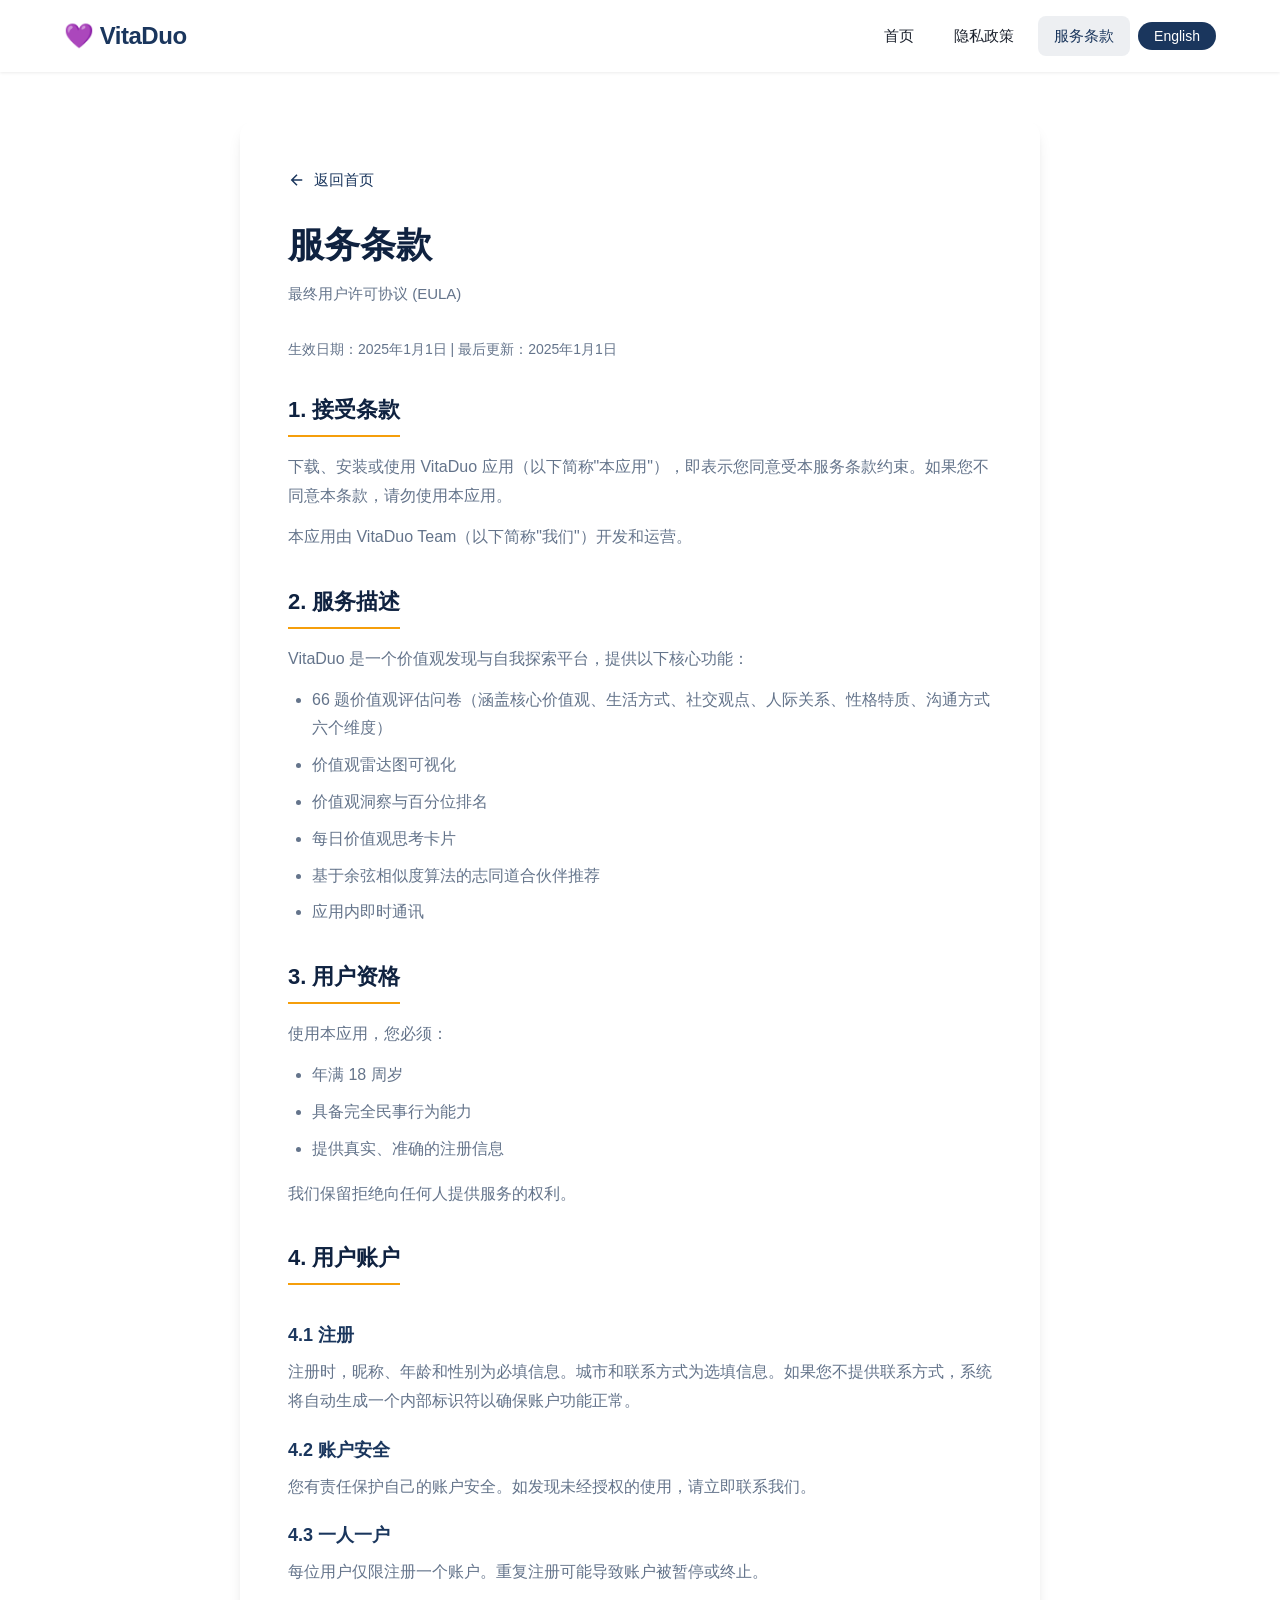
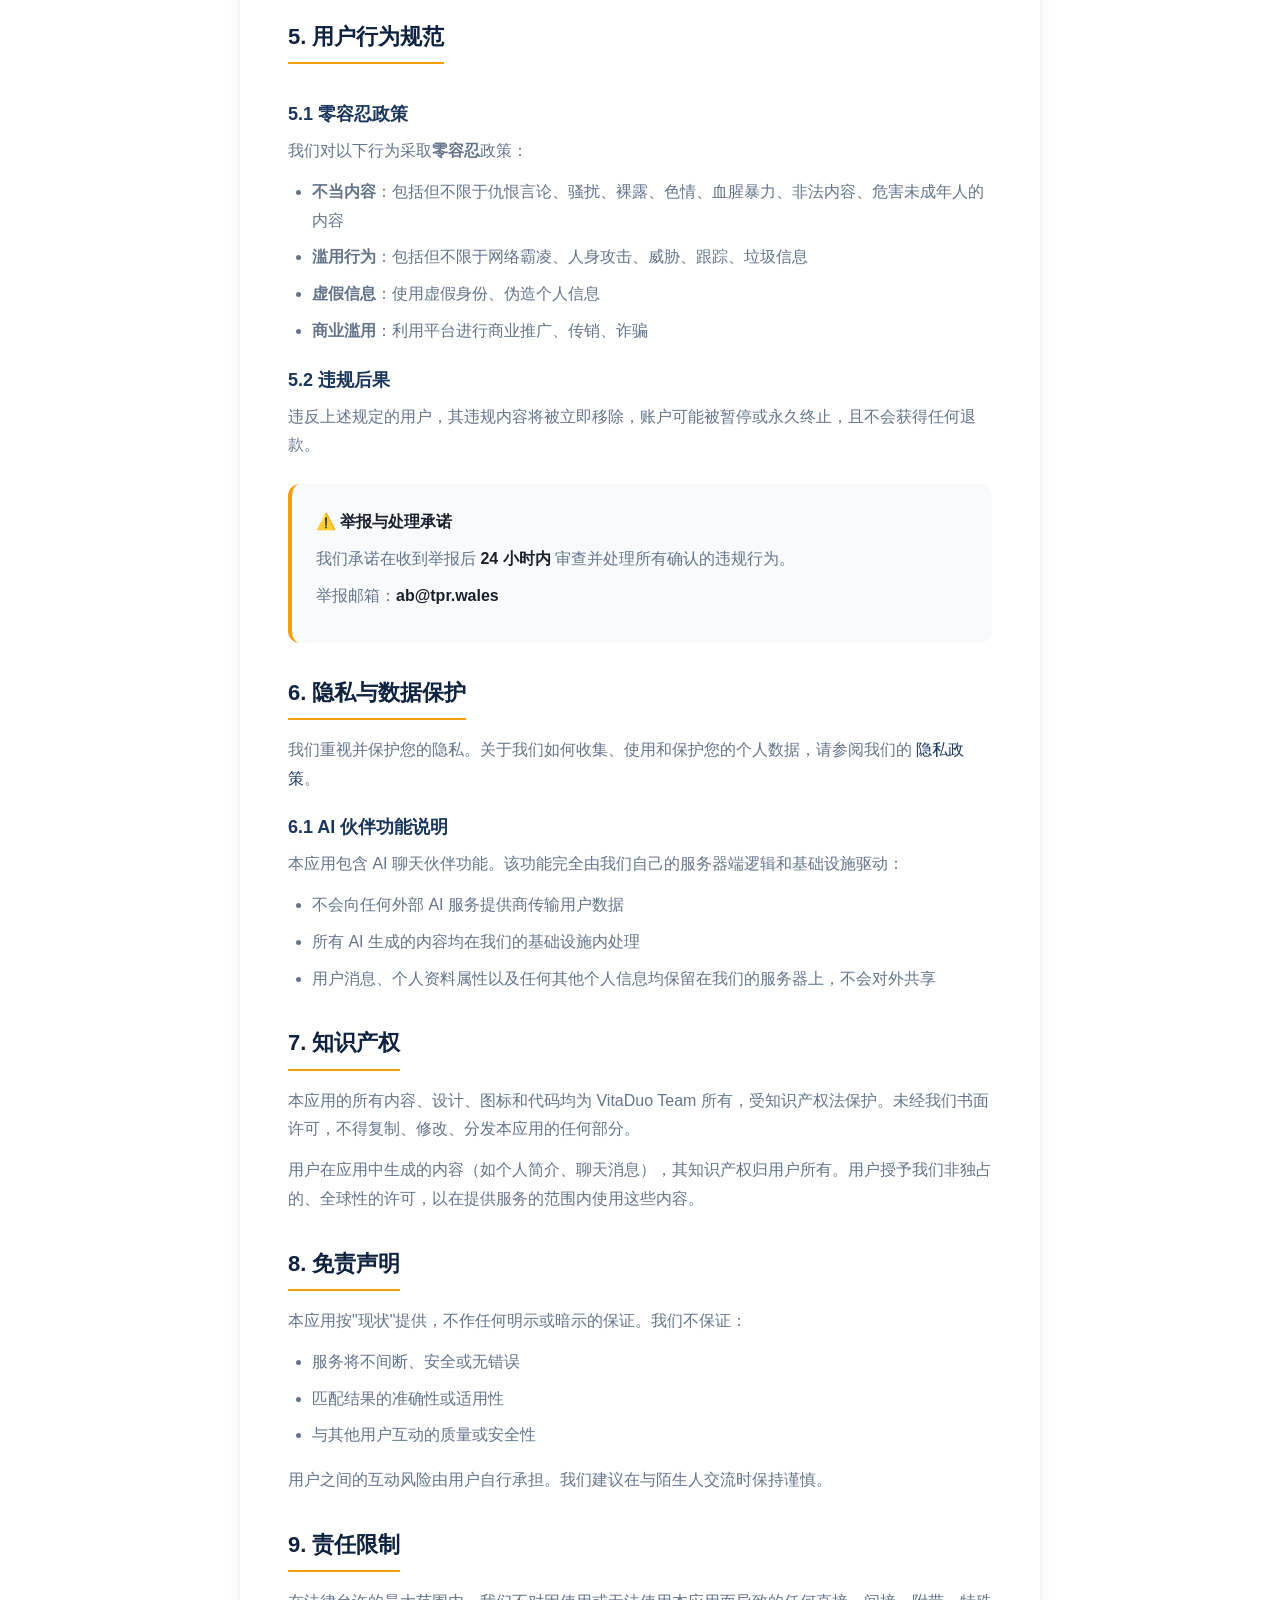
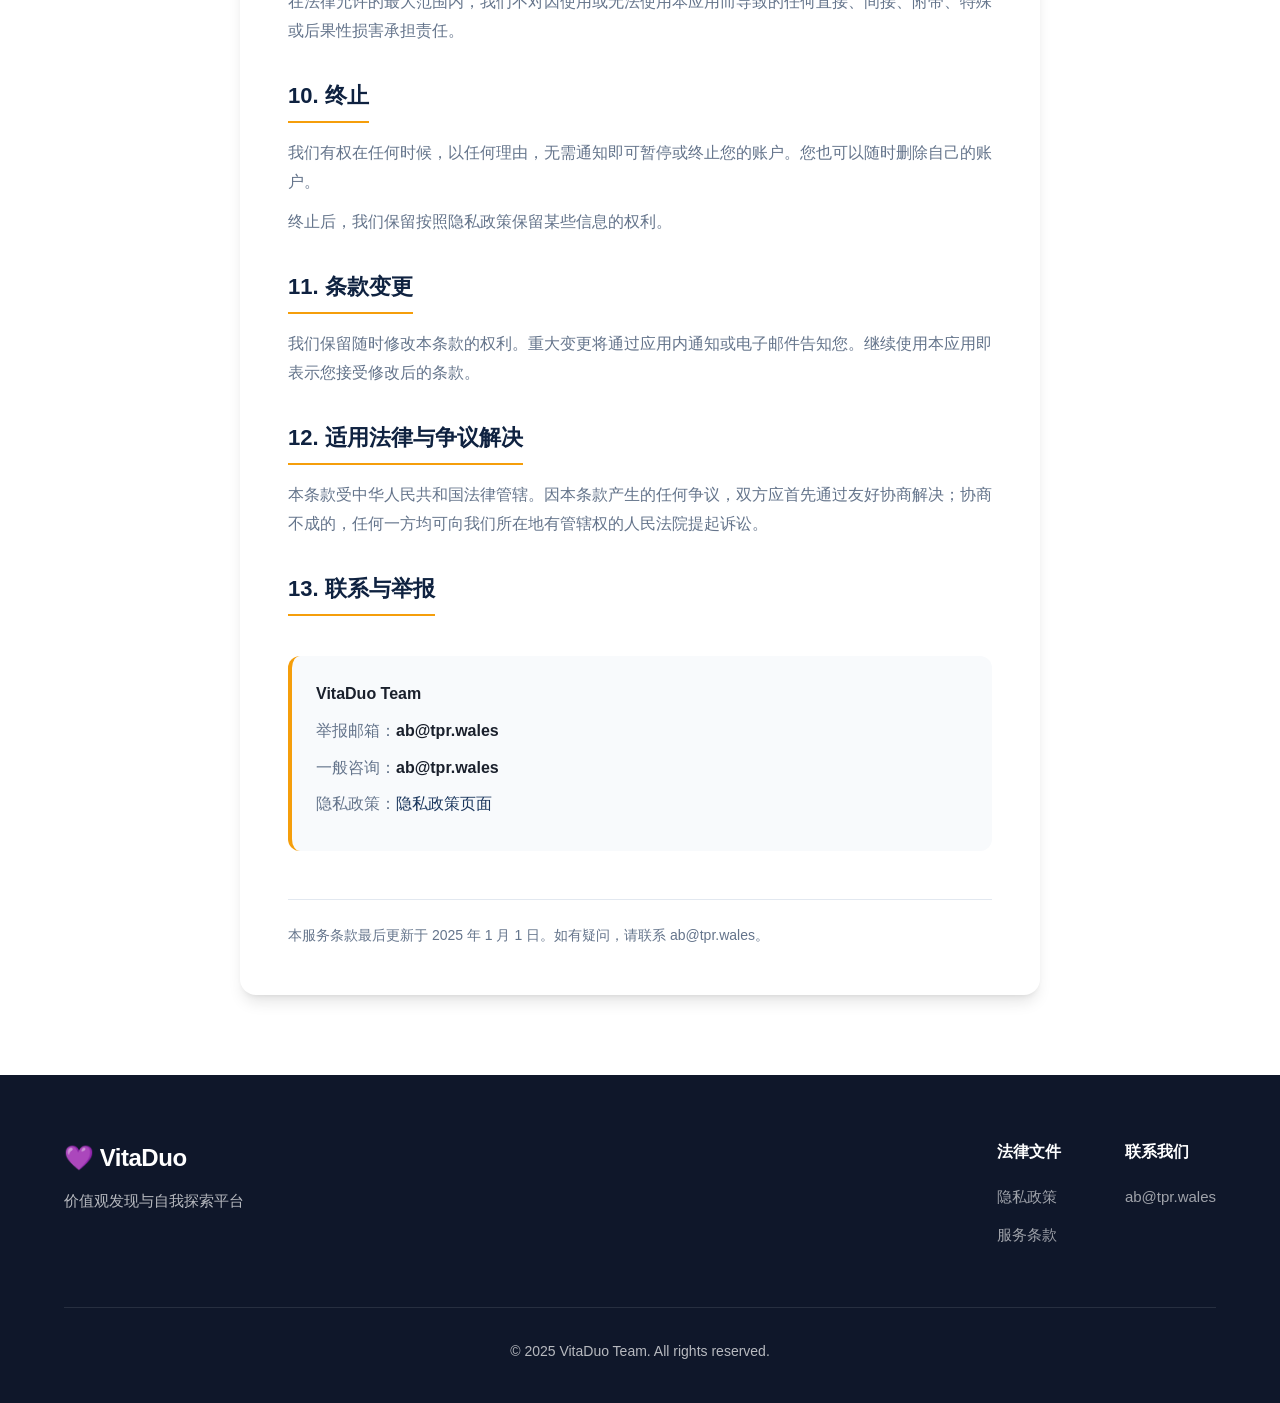
<file: website/terms.html>
<!DOCTYPE html>
<html lang="zh-CN">
<head>
  <meta charset="UTF-8">
  <meta name="viewport" content="width=device-width, initial-scale=1.0">
  <meta name="description" content="VitaDuo 服务条款 - 使用条款与最终用户许可协议">
  <title>服务条款 - VitaDuo</title>
  <link rel="icon" type="image/svg+xml" href="data:image/svg+xml,<svg xmlns='http://www.w3.org/2000/svg' viewBox='0 0 100 100'><text y='.9em' font-size='90'>💜</text></svg>">
  <link rel="stylesheet" href="css/style.css">
</head>
<body>
  <nav class="navbar">
    <div class="container">
      <div class="nav-brand"><a href="index.html" class="logo">💜 VitaDuo</a></div>
      <ul class="nav-menu">
        <li><a href="index.html" class="nav-link">首页</a></li>
        <li><a href="privacy.html" class="nav-link">隐私政策</a></li>
        <li><a href="terms.html" class="nav-link active">服务条款</a></li>
        <li><a href="en/terms.html" class="lang-btn">English</a></li>
      </ul>
      <div class="nav-toggle"><span></span><span></span><span></span></div>
    </div>
  </nav>

  <div class="legal-page">
    <div class="container">
      <div class="legal-content">
        <a href="index.html" class="back-link">
          <svg viewBox="0 0 24 24" fill="none" stroke="currentColor" stroke-width="2"><path d="M19 12H5M12 19l-7-7 7-7"/></svg>
          返回首页
        </a>
        <h1 class="legal-title">服务条款</h1>
        <p class="legal-subtitle">最终用户许可协议 (EULA)</p>
        <p class="effective-date">生效日期：2025年1月1日 | 最后更新：2025年1月1日</p>

        <div class="legal-section">
          <h2>1. 接受条款</h2>
          <p>下载、安装或使用 VitaDuo 应用（以下简称"本应用"），即表示您同意受本服务条款约束。如果您不同意本条款，请勿使用本应用。</p>
          <p>本应用由 VitaDuo Team（以下简称"我们"）开发和运营。</p>
        </div>

        <div class="legal-section">
          <h2>2. 服务描述</h2>
          <p>VitaDuo 是一个价值观发现与自我探索平台，提供以下核心功能：</p>
          <ul>
            <li>66 题价值观评估问卷（涵盖核心价值观、生活方式、社交观点、人际关系、性格特质、沟通方式六个维度）</li>
            <li>价值观雷达图可视化</li>
            <li>价值观洞察与百分位排名</li>
            <li>每日价值观思考卡片</li>
            <li>基于余弦相似度算法的志同道合伙伴推荐</li>
            <li>应用内即时通讯</li>
          </ul>
        </div>

        <div class="legal-section">
          <h2>3. 用户资格</h2>
          <p>使用本应用，您必须：</p>
          <ul>
            <li>年满 18 周岁</li>
            <li>具备完全民事行为能力</li>
            <li>提供真实、准确的注册信息</li>
          </ul>
          <p>我们保留拒绝向任何人提供服务的权利。</p>
        </div>

        <div class="legal-section">
          <h2>4. 用户账户</h2>
          <h3>4.1 注册</h3>
          <p>注册时，昵称、年龄和性别为必填信息。城市和联系方式为选填信息。如果您不提供联系方式，系统将自动生成一个内部标识符以确保账户功能正常。</p>
          <h3>4.2 账户安全</h3>
          <p>您有责任保护自己的账户安全。如发现未经授权的使用，请立即联系我们。</p>
          <h3>4.3 一人一户</h3>
          <p>每位用户仅限注册一个账户。重复注册可能导致账户被暂停或终止。</p>
        </div>

        <div class="legal-section">
          <h2>5. 用户行为规范</h2>
          <h3>5.1 零容忍政策</h3>
          <p>我们对以下行为采取<strong>零容忍</strong>政策：</p>
          <ul>
            <li><strong>不当内容</strong>：包括但不限于仇恨言论、骚扰、裸露、色情、血腥暴力、非法内容、危害未成年人的内容</li>
            <li><strong>滥用行为</strong>：包括但不限于网络霸凌、人身攻击、威胁、跟踪、垃圾信息</li>
            <li><strong>虚假信息</strong>：使用虚假身份、伪造个人信息</li>
            <li><strong>商业滥用</strong>：利用平台进行商业推广、传销、诈骗</li>
          </ul>
          <h3>5.2 违规后果</h3>
          <p>违反上述规定的用户，其违规内容将被立即移除，账户可能被暂停或永久终止，且不会获得任何退款。</p>
          <div class="contact-box">
            <p><strong>⚠️ 举报与处理承诺</strong></p>
            <p>我们承诺在收到举报后 <strong>24 小时内</strong> 审查并处理所有确认的违规行为。</p>
            <p>举报邮箱：<strong>ab@tpr.wales</strong></p>
          </div>
        </div>

        <div class="legal-section">
          <h2>6. 隐私与数据保护</h2>
          <p>我们重视并保护您的隐私。关于我们如何收集、使用和保护您的个人数据，请参阅我们的 <a href="privacy.html">隐私政策</a>。</p>
          <h3>6.1 AI 伙伴功能说明</h3>
          <p>本应用包含 AI 聊天伙伴功能。该功能完全由我们自己的服务器端逻辑和基础设施驱动：</p>
          <ul>
            <li>不会向任何外部 AI 服务提供商传输用户数据</li>
            <li>所有 AI 生成的内容均在我们的基础设施内处理</li>
            <li>用户消息、个人资料属性以及任何其他个人信息均保留在我们的服务器上，不会对外共享</li>
          </ul>
        </div>

        <div class="legal-section">
          <h2>7. 知识产权</h2>
          <p>本应用的所有内容、设计、图标和代码均为 VitaDuo Team 所有，受知识产权法保护。未经我们书面许可，不得复制、修改、分发本应用的任何部分。</p>
          <p>用户在应用中生成的内容（如个人简介、聊天消息），其知识产权归用户所有。用户授予我们非独占的、全球性的许可，以在提供服务的范围内使用这些内容。</p>
        </div>

        <div class="legal-section">
          <h2>8. 免责声明</h2>
          <p>本应用按"现状"提供，不作任何明示或暗示的保证。我们不保证：</p>
          <ul>
            <li>服务将不间断、安全或无错误</li>
            <li>匹配结果的准确性或适用性</li>
            <li>与其他用户互动的质量或安全性</li>
          </ul>
          <p>用户之间的互动风险由用户自行承担。我们建议在与陌生人交流时保持谨慎。</p>
        </div>

        <div class="legal-section">
          <h2>9. 责任限制</h2>
          <p>在法律允许的最大范围内，我们不对因使用或无法使用本应用而导致的任何直接、间接、附带、特殊或后果性损害承担责任。</p>
        </div>

        <div class="legal-section">
          <h2>10. 终止</h2>
          <p>我们有权在任何时候，以任何理由，无需通知即可暂停或终止您的账户。您也可以随时删除自己的账户。</p>
          <p>终止后，我们保留按照隐私政策保留某些信息的权利。</p>
        </div>

        <div class="legal-section">
          <h2>11. 条款变更</h2>
          <p>我们保留随时修改本条款的权利。重大变更将通过应用内通知或电子邮件告知您。继续使用本应用即表示您接受修改后的条款。</p>
        </div>

        <div class="legal-section">
          <h2>12. 适用法律与争议解决</h2>
          <p>本条款受中华人民共和国法律管辖。因本条款产生的任何争议，双方应首先通过友好协商解决；协商不成的，任何一方均可向我们所在地有管辖权的人民法院提起诉讼。</p>
        </div>

        <div class="legal-section">
          <h2>13. 联系与举报</h2>
          <div class="contact-box">
            <p><strong>VitaDuo Team</strong></p>
            <p>举报邮箱：<strong>ab@tpr.wales</strong></p>
            <p>一般咨询：<strong>ab@tpr.wales</strong></p>
            <p>隐私政策：<a href="privacy.html">隐私政策页面</a></p>
          </div>
        </div>

        <div class="legal-compliance">
          <p>本服务条款最后更新于 2025 年 1 月 1 日。如有疑问，请联系 ab@tpr.wales。</p>
        </div>
      </div>
    </div>
  </div>

  <footer class="footer">
    <div class="container">
      <div class="footer-content">
        <div class="footer-brand">
          <span class="logo">💜 VitaDuo</span>
          <p>价值观发现与自我探索平台</p>
        </div>
        <div class="footer-links">
          <div class="footer-column">
            <h4>法律文件</h4>
            <ul>
              <li><a href="privacy.html">隐私政策</a></li>
              <li><a href="terms.html">服务条款</a></li>
            </ul>
          </div>
          <div class="footer-column">
            <h4>联系我们</h4>
            <ul>
              <li><a href="mailto:ab@tpr.wales">ab@tpr.wales</a></li>
            </ul>
          </div>
        </div>
      </div>
      <div class="footer-bottom">
        <p>&copy; 2025 VitaDuo Team. All rights reserved.</p>
      </div>
    </div>
  </footer>
  <script src="js/main.js"></script>
</body>
</html>
</file>
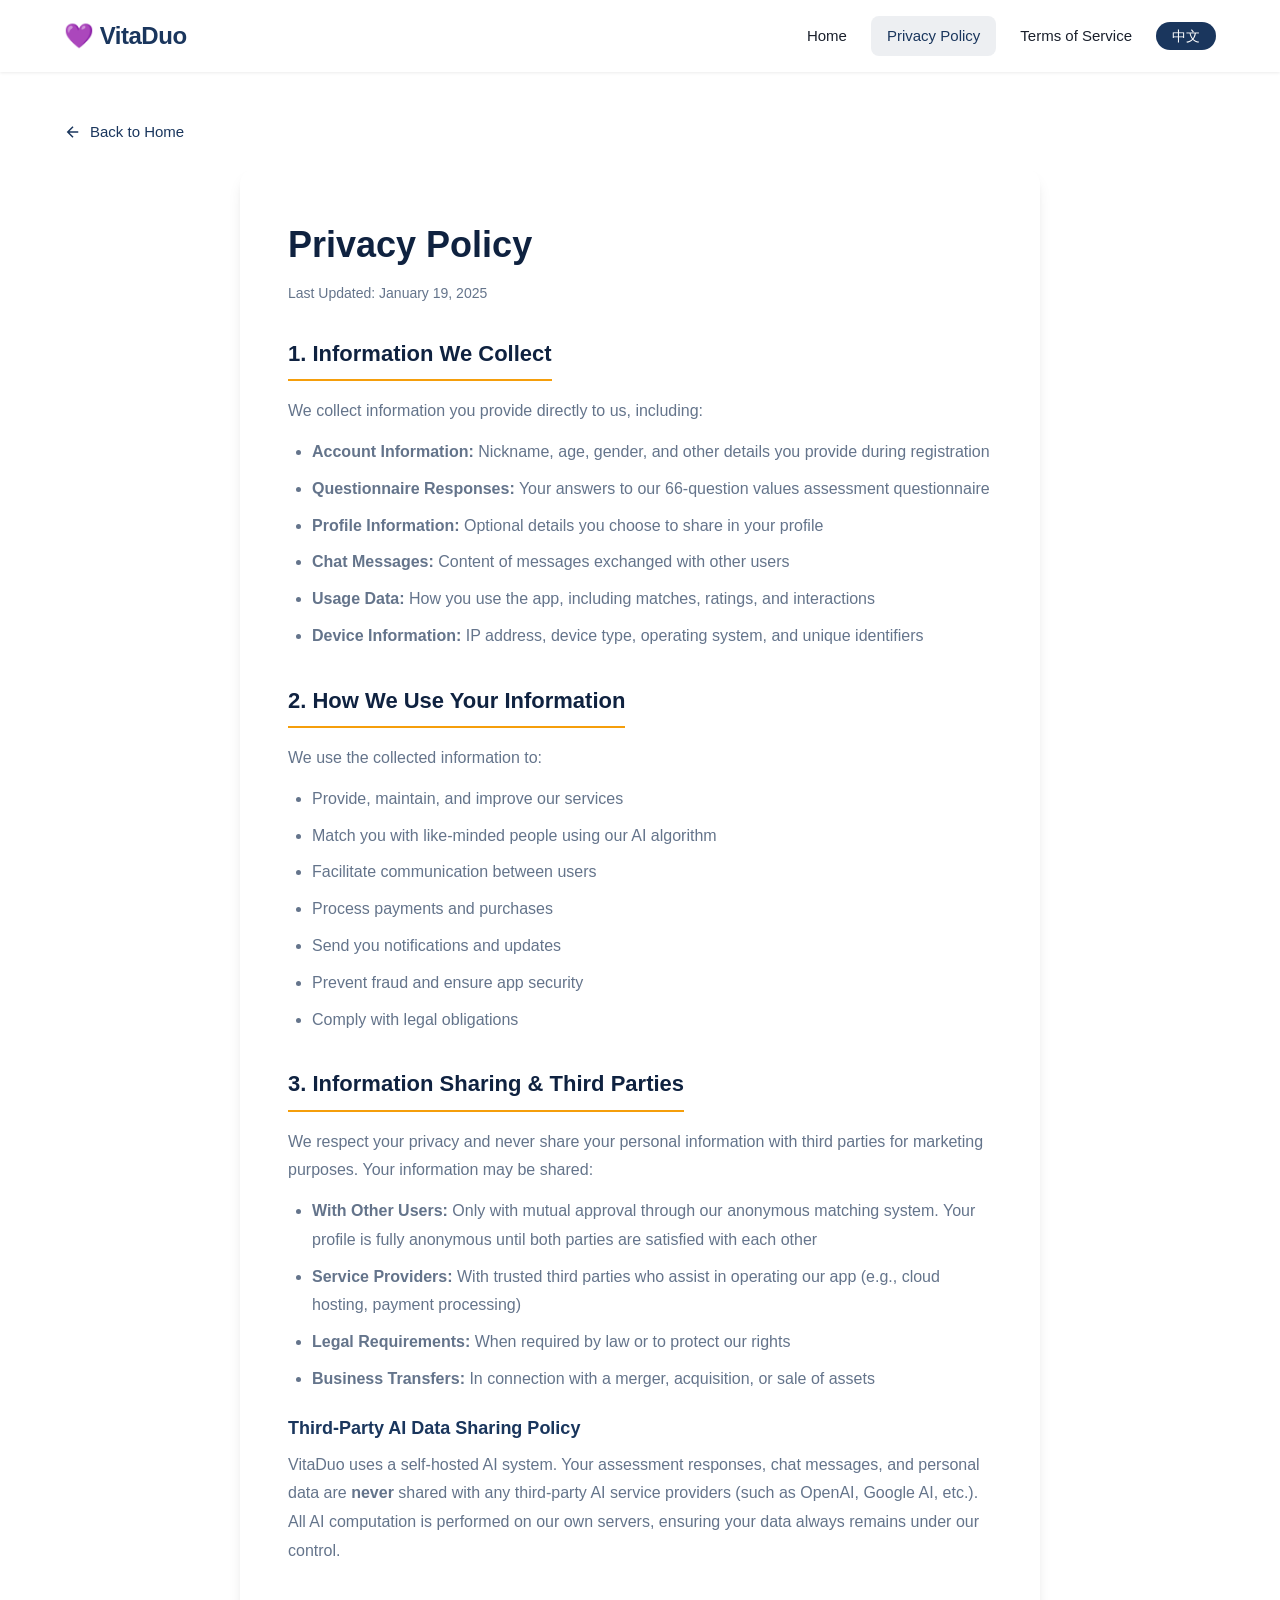
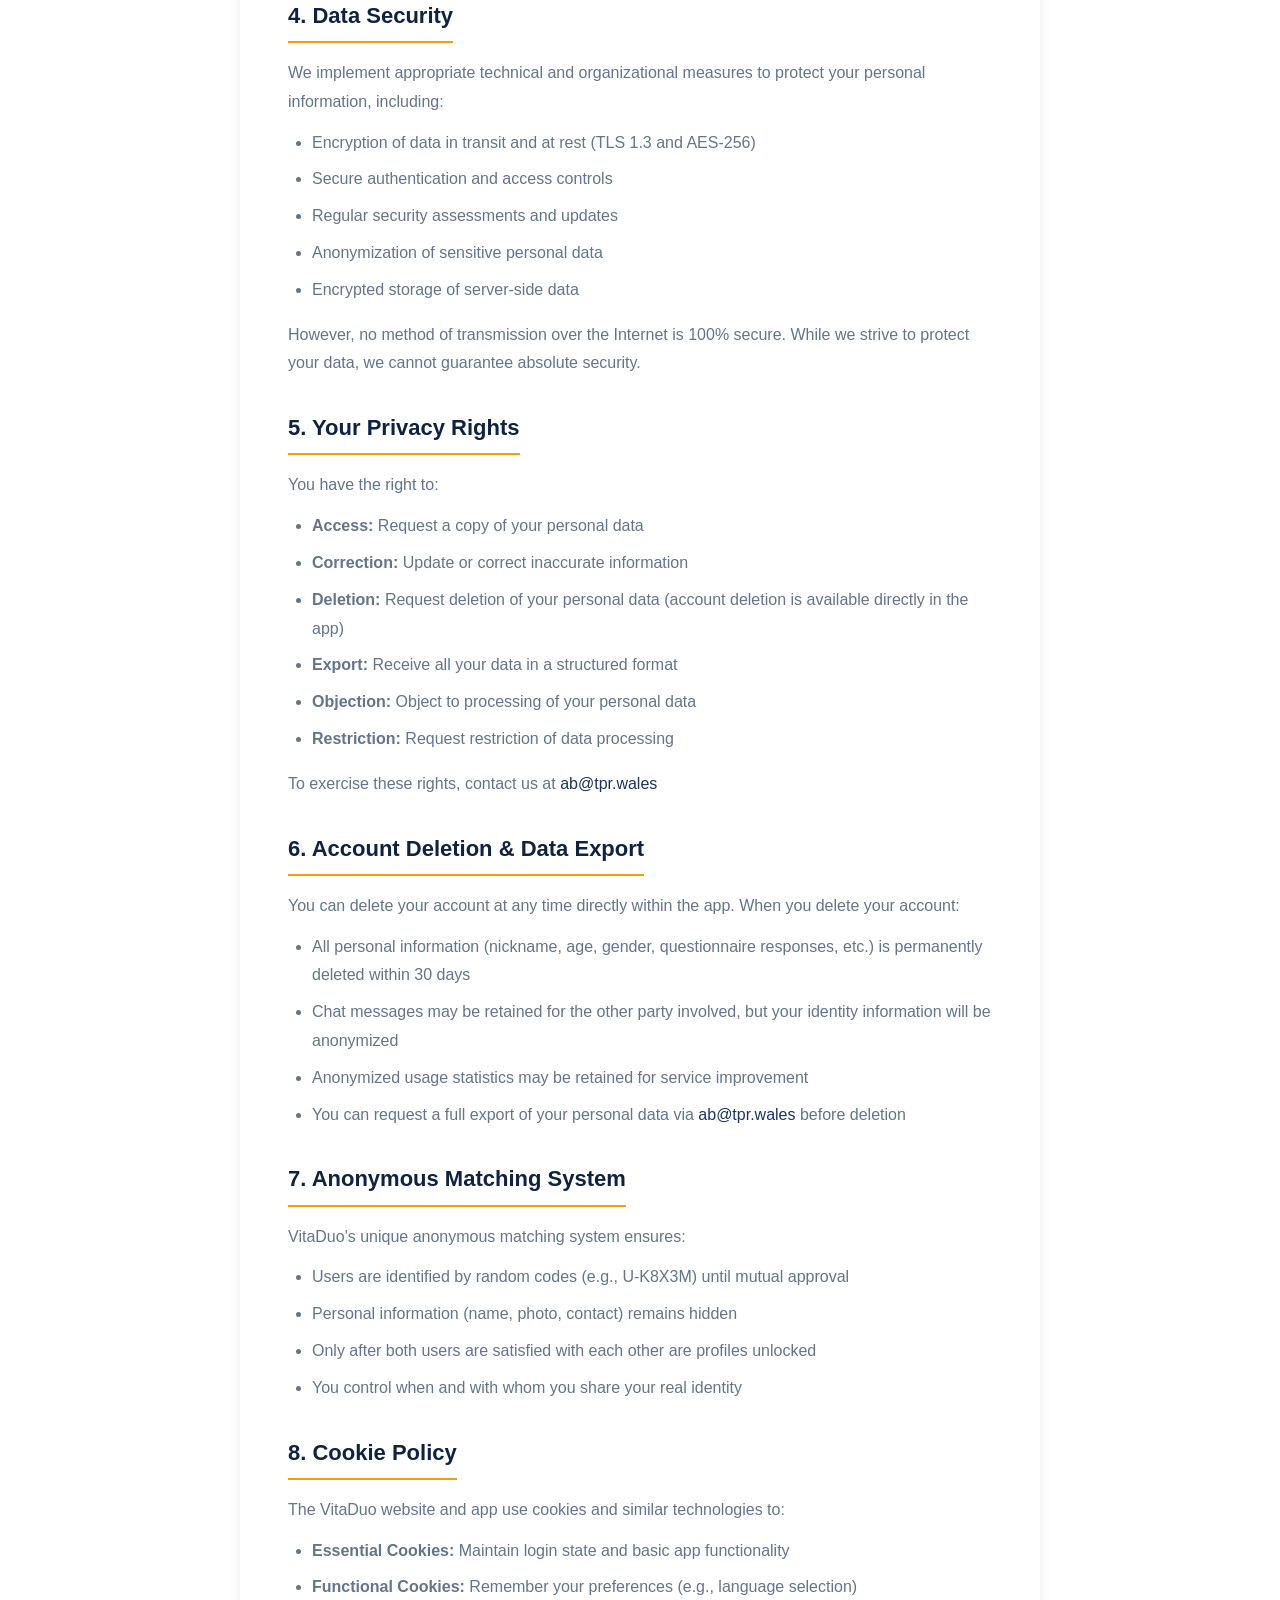
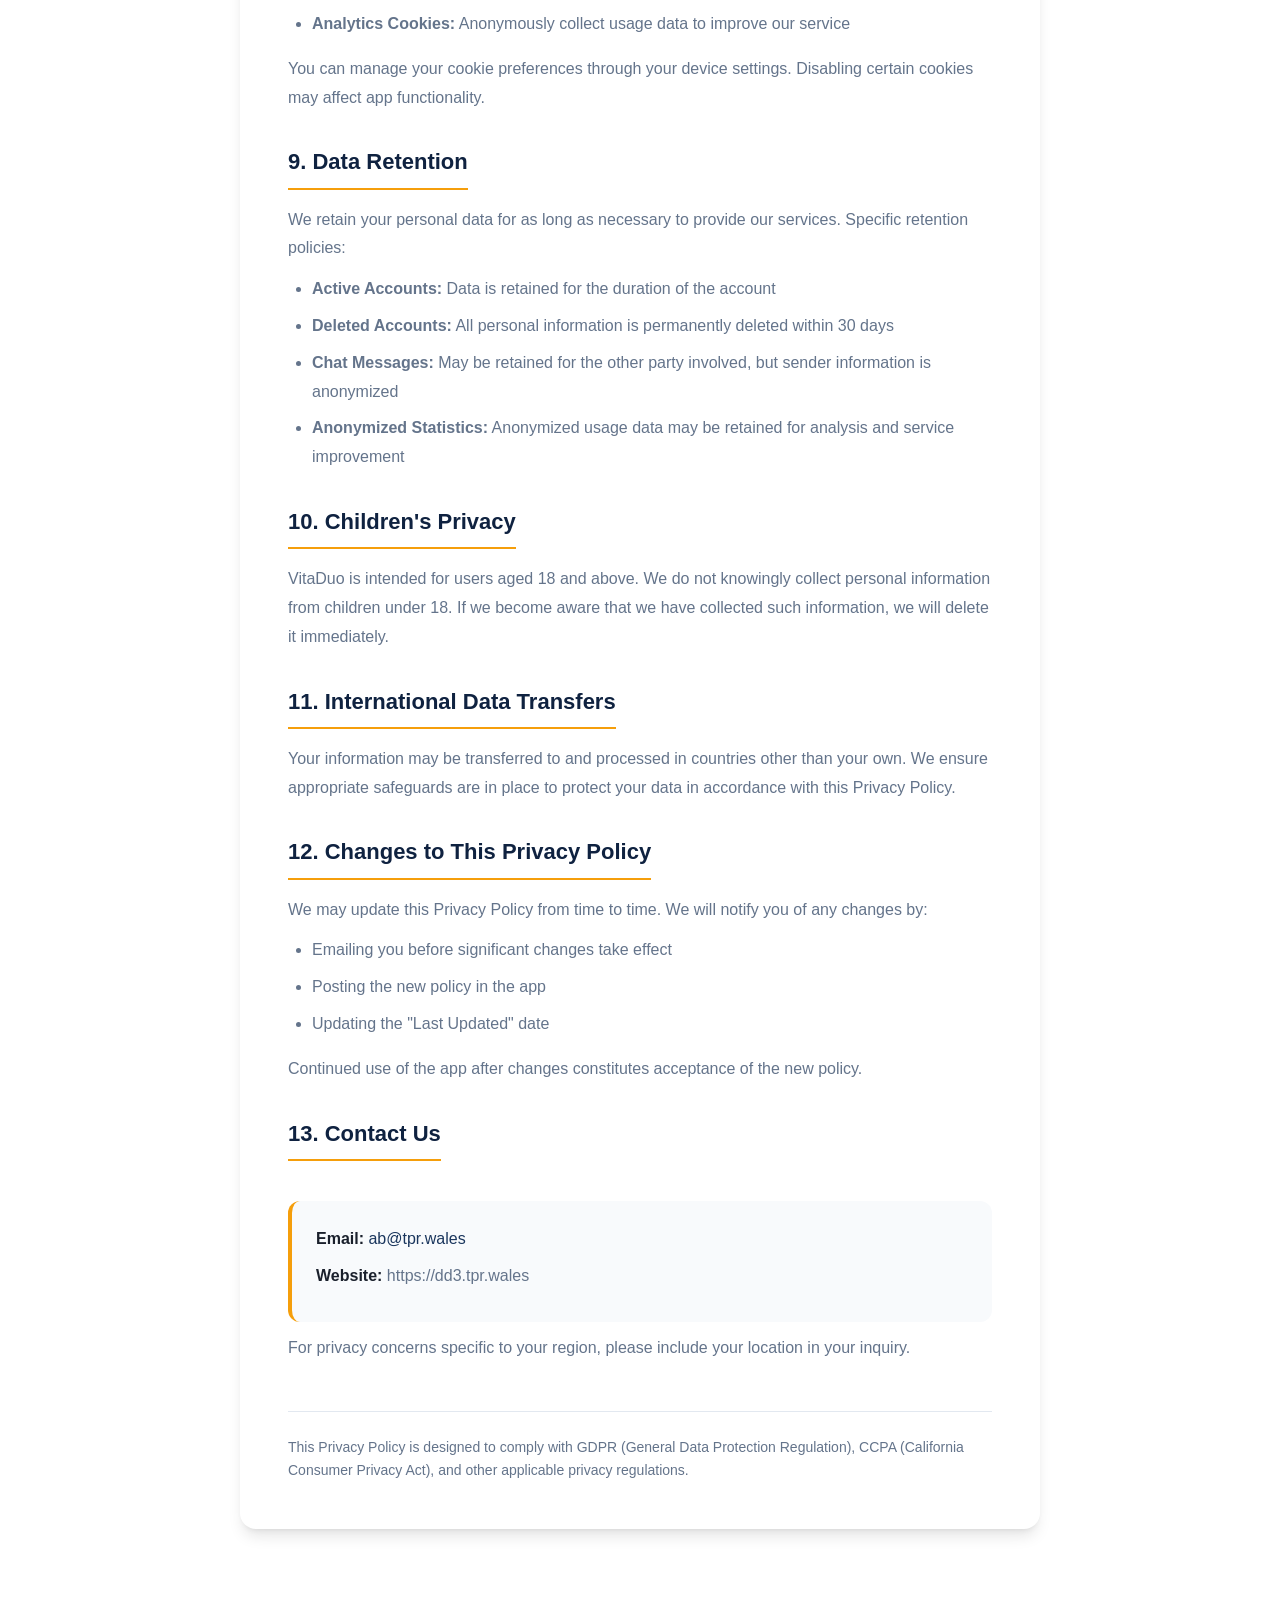
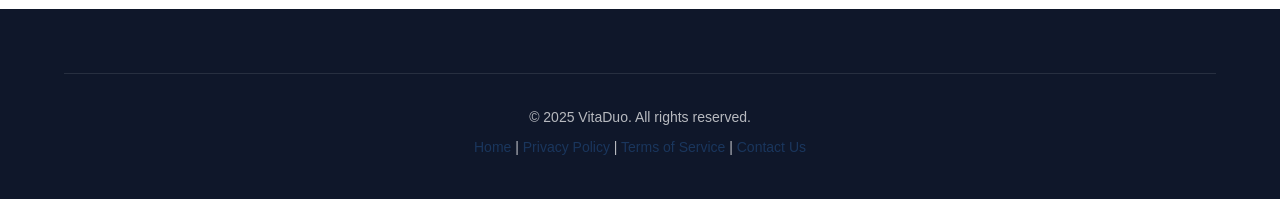
<file: website/en/privacy.html>
<!DOCTYPE html>
<html lang="en">
<head>
  <meta charset="UTF-8">
  <meta name="viewport" content="width=device-width, initial-scale=1.0">
  <meta name="description" content="VitaDuo Privacy Policy - Your privacy is our priority">
  <title>Privacy Policy - VitaDuo</title>
  <link rel="icon" type="image/svg+xml" href="data:image/svg+xml,<svg xmlns='http://www.w3.org/2000/svg' viewBox='0 0 100 100'><text y='.9em' font-size='90'>💜</text></svg>">
  <link rel="stylesheet" href="../css/style.css">
</head>
<body>

  <!-- Navigation -->
  <nav class="navbar">
    <div class="container">
      <div class="nav-brand">
        <a href="index.html" class="logo">💜 VitaDuo</a>
      </div>
      <ul class="nav-menu">
        <li><a href="index.html" class="nav-link">Home</a></li>
        <li><a href="privacy.html" class="nav-link active">Privacy Policy</a></li>
        <li><a href="terms.html" class="nav-link">Terms of Service</a></li>
        <li><a href="../privacy.html" class="lang-btn">中文</a></li>
      </ul>
      <div class="nav-toggle">
        <span></span>
        <span></span>
        <span></span>
      </div>
    </div>
  </nav>

  <!-- Privacy Content -->
  <div class="legal-page">
    <div class="container">
      <a href="index.html" class="back-link">
        <svg viewBox="0 0 24 24" fill="none" stroke="currentColor" stroke-width="2" width="18" height="18"><path d="M19 12H5M12 19l-7-7 7-7"/></svg>
        Back to Home
      </a>

      <div class="legal-content">
        <h1 class="legal-title">Privacy Policy</h1>
        <p class="effective-date">Last Updated: January 19, 2025</p>

        <div class="legal-section">
          <h2>1. Information We Collect</h2>
          <p>We collect information you provide directly to us, including:</p>
          <ul>
            <li><strong>Account Information:</strong> Nickname, age, gender, and other details you provide during registration</li>
            <li><strong>Questionnaire Responses:</strong> Your answers to our 66-question values assessment questionnaire</li>
            <li><strong>Profile Information:</strong> Optional details you choose to share in your profile</li>
            <li><strong>Chat Messages:</strong> Content of messages exchanged with other users</li>
            <li><strong>Usage Data:</strong> How you use the app, including matches, ratings, and interactions</li>
            <li><strong>Device Information:</strong> IP address, device type, operating system, and unique identifiers</li>
          </ul>
        </div>

        <div class="legal-section">
          <h2>2. How We Use Your Information</h2>
          <p>We use the collected information to:</p>
          <ul>
            <li>Provide, maintain, and improve our services</li>
            <li>Match you with like-minded people using our AI algorithm</li>
            <li>Facilitate communication between users</li>
            <li>Process payments and purchases</li>
            <li>Send you notifications and updates</li>
            <li>Prevent fraud and ensure app security</li>
            <li>Comply with legal obligations</li>
          </ul>
        </div>

        <div class="legal-section">
          <h2>3. Information Sharing & Third Parties</h2>
          <p>We respect your privacy and never share your personal information with third parties for marketing purposes. Your information may be shared:</p>
          <ul>
            <li><strong>With Other Users:</strong> Only with mutual approval through our anonymous matching system. Your profile is fully anonymous until both parties are satisfied with each other</li>
            <li><strong>Service Providers:</strong> With trusted third parties who assist in operating our app (e.g., cloud hosting, payment processing)</li>
            <li><strong>Legal Requirements:</strong> When required by law or to protect our rights</li>
            <li><strong>Business Transfers:</strong> In connection with a merger, acquisition, or sale of assets</li>
          </ul>
          <h3>Third-Party AI Data Sharing Policy</h3>
          <p>VitaDuo uses a self-hosted AI system. Your assessment responses, chat messages, and personal data are <strong>never</strong> shared with any third-party AI service providers (such as OpenAI, Google AI, etc.). All AI computation is performed on our own servers, ensuring your data always remains under our control.</p>
        </div>

        <div class="legal-section">
          <h2>4. Data Security</h2>
          <p>We implement appropriate technical and organizational measures to protect your personal information, including:</p>
          <ul>
            <li>Encryption of data in transit and at rest (TLS 1.3 and AES-256)</li>
            <li>Secure authentication and access controls</li>
            <li>Regular security assessments and updates</li>
            <li>Anonymization of sensitive personal data</li>
            <li>Encrypted storage of server-side data</li>
          </ul>
          <p>However, no method of transmission over the Internet is 100% secure. While we strive to protect your data, we cannot guarantee absolute security.</p>
        </div>

        <div class="legal-section">
          <h2>5. Your Privacy Rights</h2>
          <p>You have the right to:</p>
          <ul>
            <li><strong>Access:</strong> Request a copy of your personal data</li>
            <li><strong>Correction:</strong> Update or correct inaccurate information</li>
            <li><strong>Deletion:</strong> Request deletion of your personal data (account deletion is available directly in the app)</li>
            <li><strong>Export:</strong> Receive all your data in a structured format</li>
            <li><strong>Objection:</strong> Object to processing of your personal data</li>
            <li><strong>Restriction:</strong> Request restriction of data processing</li>
          </ul>
          <p>To exercise these rights, contact us at <a href="mailto:ab@tpr.wales">ab@tpr.wales</a></p>
        </div>

        <div class="legal-section">
          <h2>6. Account Deletion & Data Export</h2>
          <p>You can delete your account at any time directly within the app. When you delete your account:</p>
          <ul>
            <li>All personal information (nickname, age, gender, questionnaire responses, etc.) is permanently deleted within 30 days</li>
            <li>Chat messages may be retained for the other party involved, but your identity information will be anonymized</li>
            <li>Anonymized usage statistics may be retained for service improvement</li>
            <li>You can request a full export of your personal data via <a href="mailto:ab@tpr.wales">ab@tpr.wales</a> before deletion</li>
          </ul>
        </div>

        <div class="legal-section">
          <h2>7. Anonymous Matching System</h2>
          <p>VitaDuo's unique anonymous matching system ensures:</p>
          <ul>
            <li>Users are identified by random codes (e.g., U-K8X3M) until mutual approval</li>
            <li>Personal information (name, photo, contact) remains hidden</li>
            <li>Only after both users are satisfied with each other are profiles unlocked</li>
            <li>You control when and with whom you share your real identity</li>
          </ul>
        </div>

        <div class="legal-section">
          <h2>8. Cookie Policy</h2>
          <p>The VitaDuo website and app use cookies and similar technologies to:</p>
          <ul>
            <li><strong>Essential Cookies:</strong> Maintain login state and basic app functionality</li>
            <li><strong>Functional Cookies:</strong> Remember your preferences (e.g., language selection)</li>
            <li><strong>Analytics Cookies:</strong> Anonymously collect usage data to improve our service</li>
          </ul>
          <p>You can manage your cookie preferences through your device settings. Disabling certain cookies may affect app functionality.</p>
        </div>

        <div class="legal-section">
          <h2>9. Data Retention</h2>
          <p>We retain your personal data for as long as necessary to provide our services. Specific retention policies:</p>
          <ul>
            <li><strong>Active Accounts:</strong> Data is retained for the duration of the account</li>
            <li><strong>Deleted Accounts:</strong> All personal information is permanently deleted within 30 days</li>
            <li><strong>Chat Messages:</strong> May be retained for the other party involved, but sender information is anonymized</li>
            <li><strong>Anonymized Statistics:</strong> Anonymized usage data may be retained for analysis and service improvement</li>
          </ul>
        </div>

        <div class="legal-section">
          <h2>10. Children's Privacy</h2>
          <p>VitaDuo is intended for users aged 18 and above. We do not knowingly collect personal information from children under 18. If we become aware that we have collected such information, we will delete it immediately.</p>
        </div>

        <div class="legal-section">
          <h2>11. International Data Transfers</h2>
          <p>Your information may be transferred to and processed in countries other than your own. We ensure appropriate safeguards are in place to protect your data in accordance with this Privacy Policy.</p>
        </div>

        <div class="legal-section">
          <h2>12. Changes to This Privacy Policy</h2>
          <p>We may update this Privacy Policy from time to time. We will notify you of any changes by:</p>
          <ul>
            <li>Emailing you before significant changes take effect</li>
            <li>Posting the new policy in the app</li>
            <li>Updating the "Last Updated" date</li>
          </ul>
          <p>Continued use of the app after changes constitutes acceptance of the new policy.</p>
        </div>

        <div class="legal-section">
          <h2>13. Contact Us</h2>
          <div class="contact-box">
            <p><strong>Email:</strong> <a href="mailto:ab@tpr.wales">ab@tpr.wales</a></p>
            <p><strong>Website:</strong> https://dd3.tpr.wales</p>
          </div>
          <p style="margin-top: 12px;">For privacy concerns specific to your region, please include your location in your inquiry.</p>
        </div>

        <div class="legal-compliance">
          This Privacy Policy is designed to comply with GDPR (General Data Protection Regulation), CCPA (California Consumer Privacy Act), and other applicable privacy regulations.
        </div>
      </div>
    </div>
  </div>

  <!-- Footer -->
  <footer class="footer">
    <div class="container">
      <div class="footer-bottom">
        <p>&copy; 2025 VitaDuo. All rights reserved.</p>
        <p><a href="index.html">Home</a> | <a href="privacy.html">Privacy Policy</a> | <a href="terms.html">Terms of Service</a> | <a href="mailto:ab@tpr.wales">Contact Us</a></p>
      </div>
    </div>
  </footer>

  <script src="../js/main.js"></script>
</body>
</html>
</file>
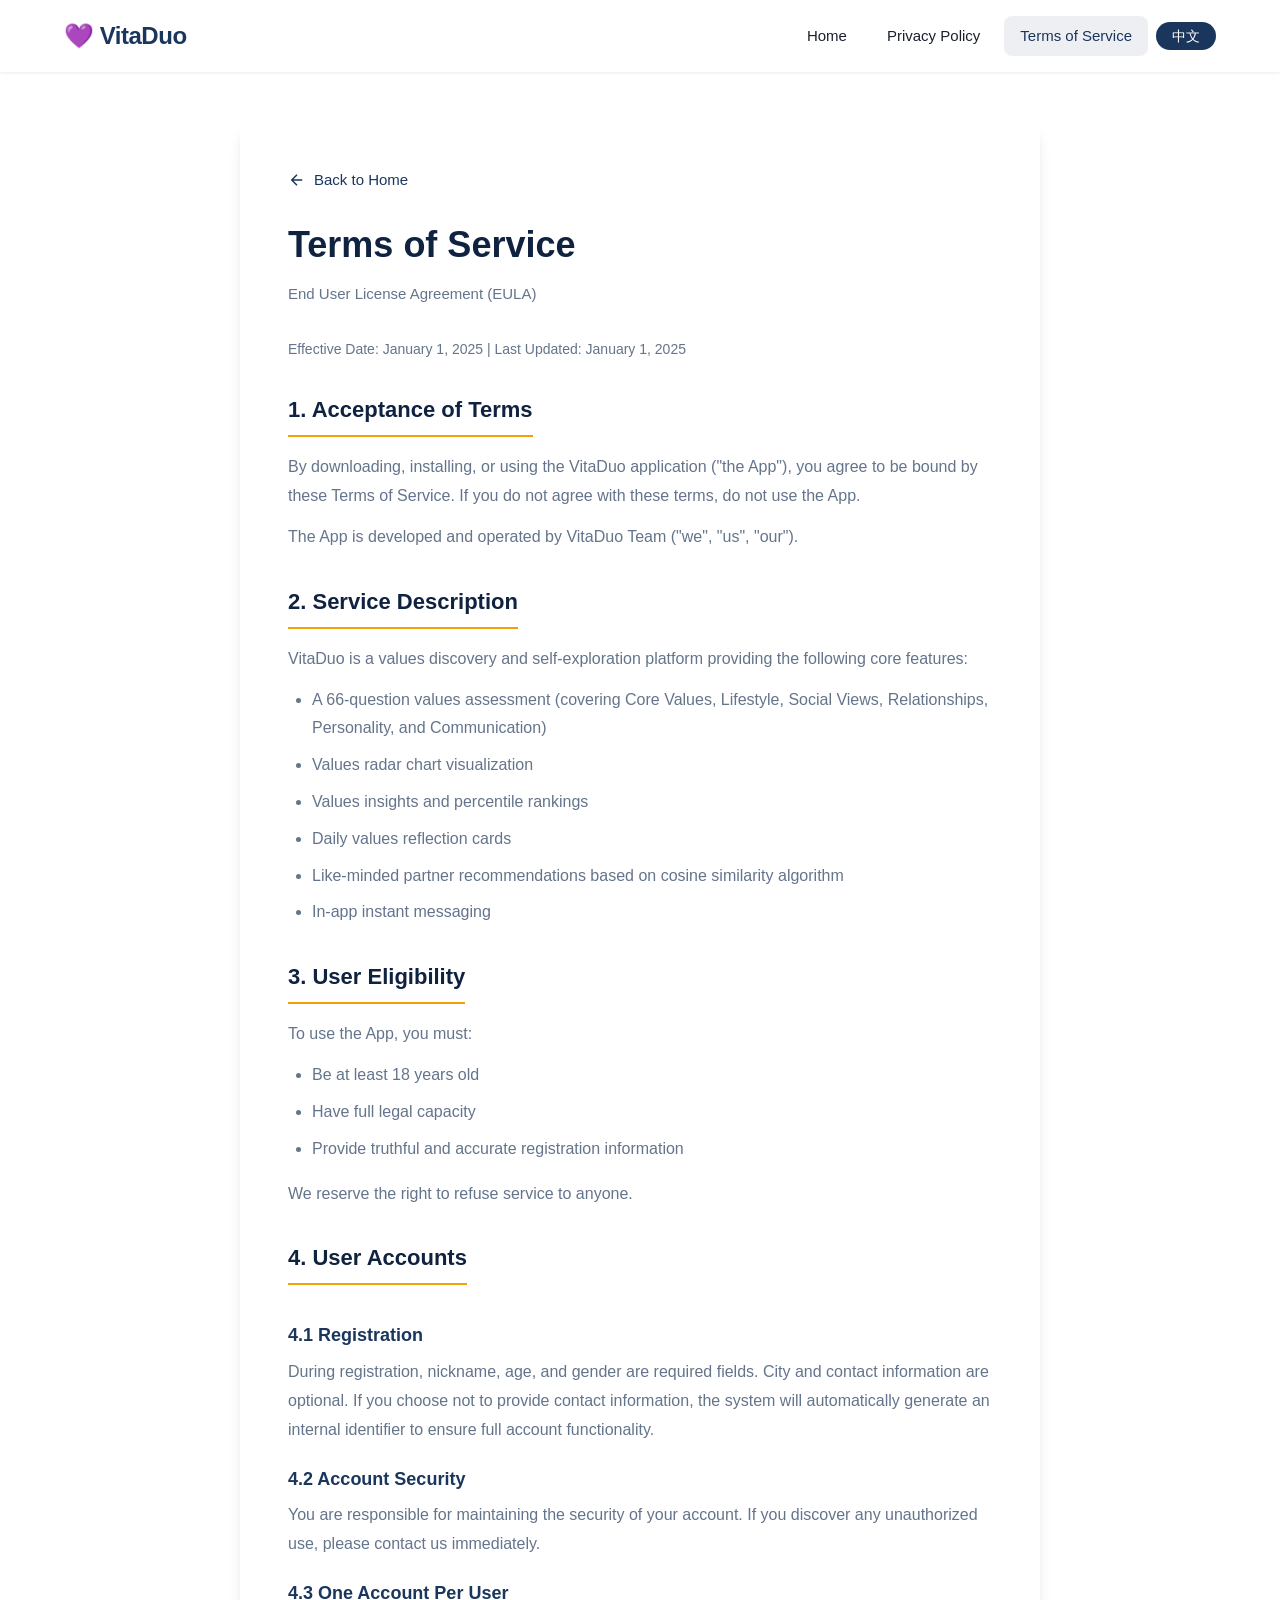
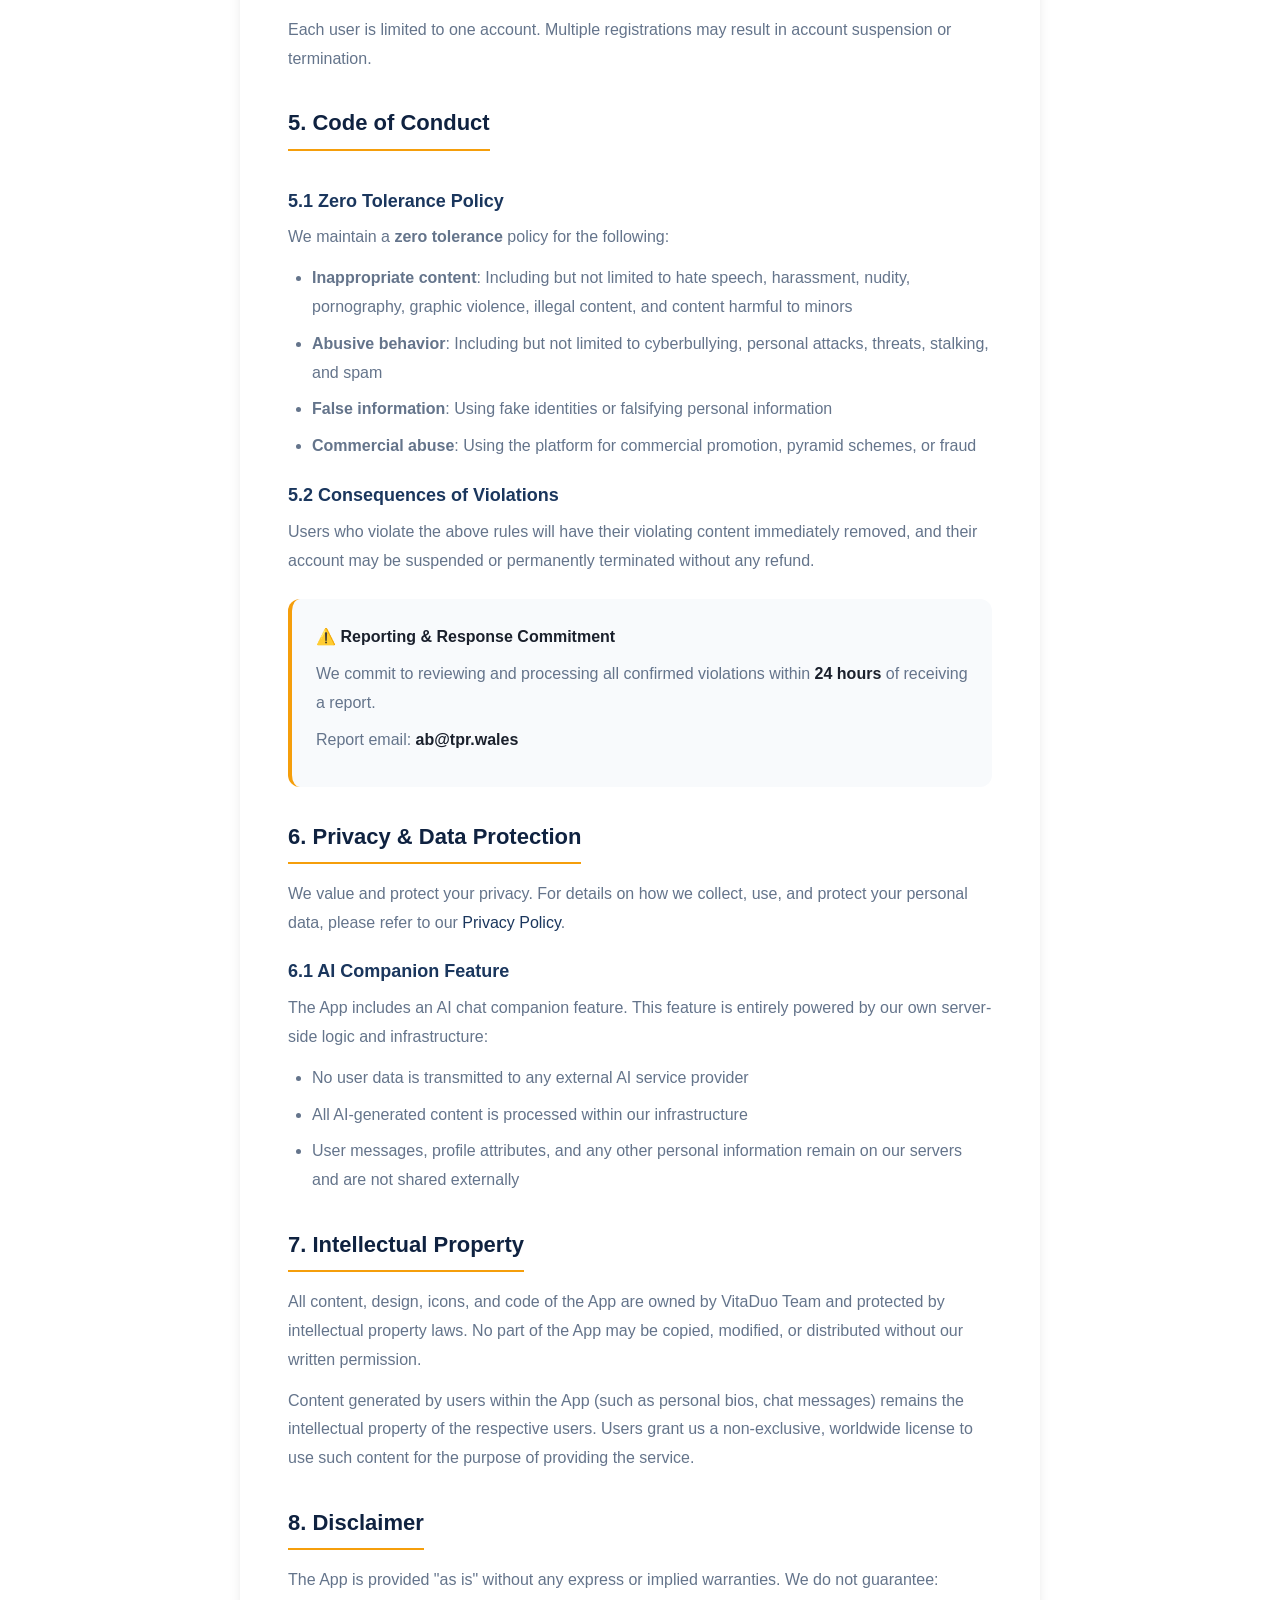
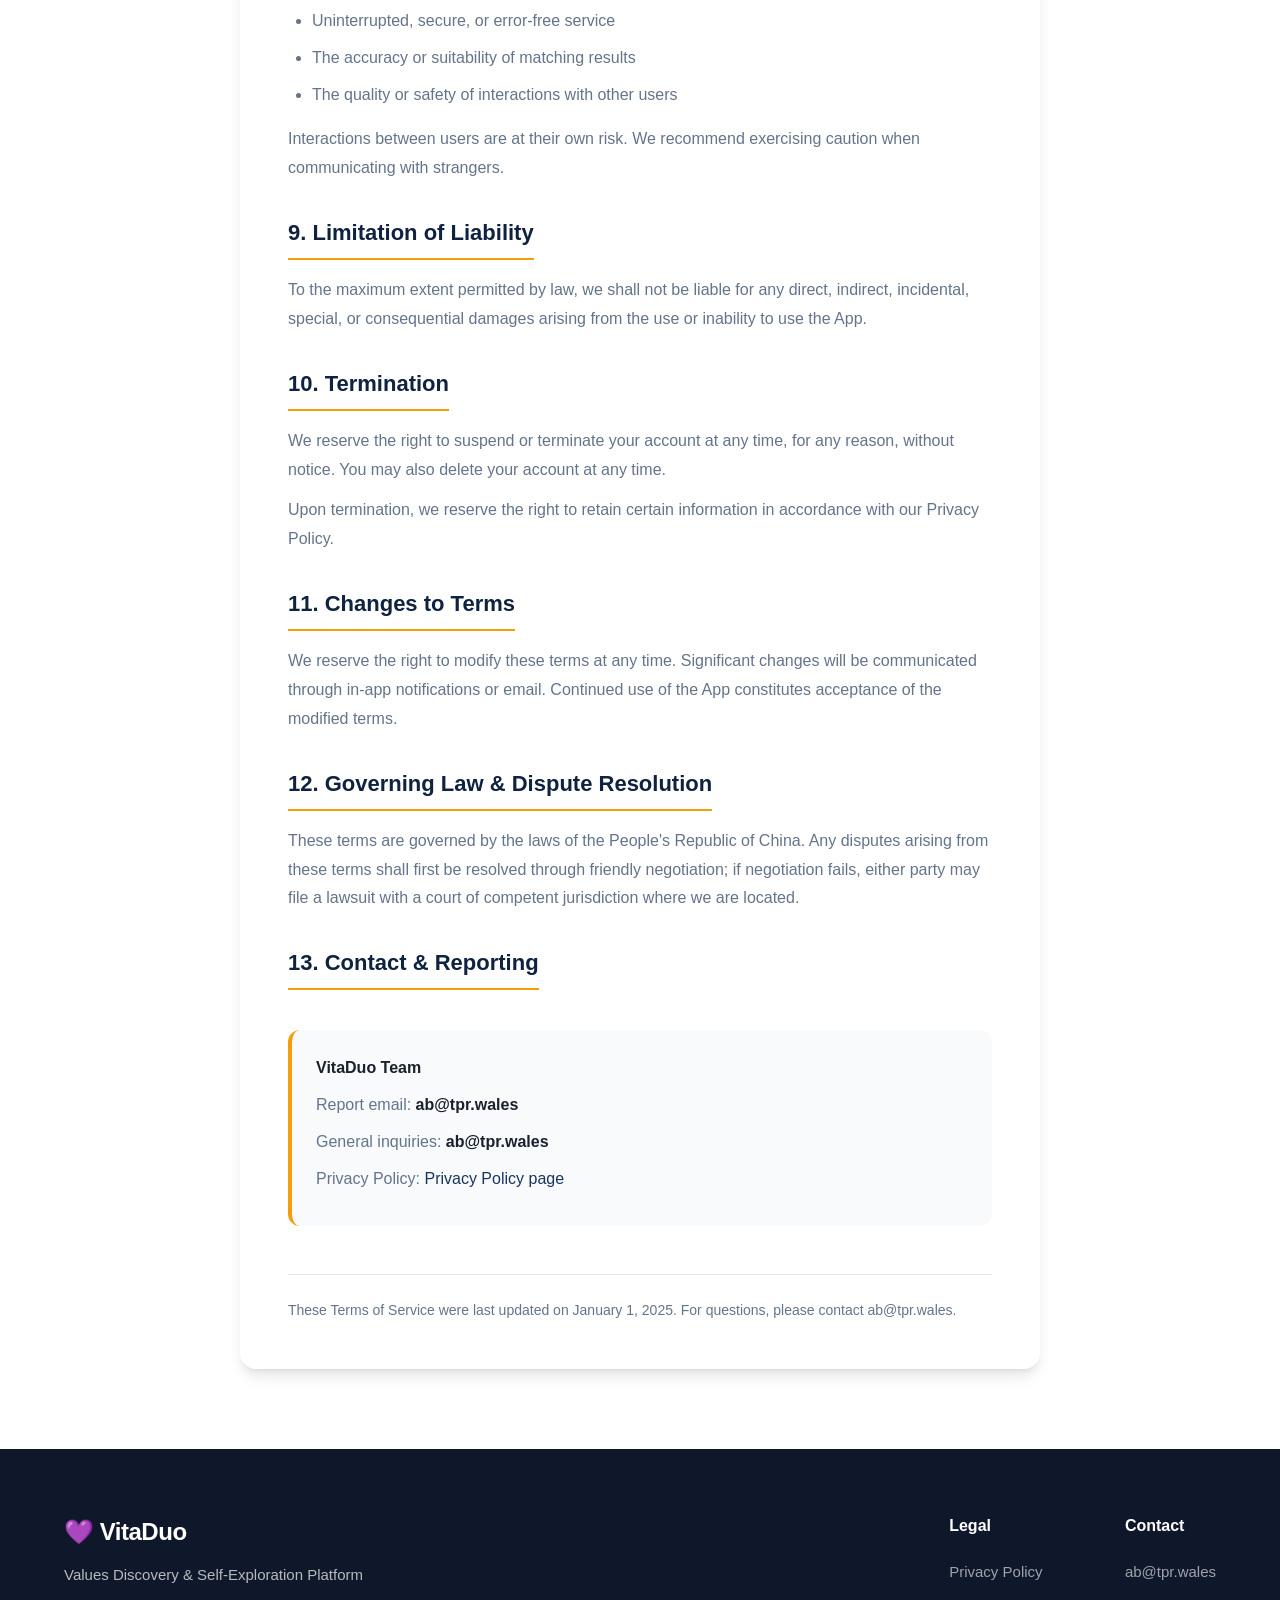
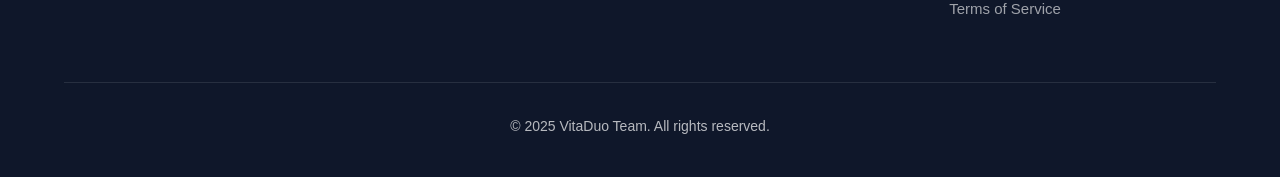
<file: website/en/terms.html>
<!DOCTYPE html>
<html lang="en">
<head>
  <meta charset="UTF-8">
  <meta name="viewport" content="width=device-width, initial-scale=1.0">
  <meta name="description" content="VitaDuo Terms of Service - End User License Agreement">
  <title>Terms of Service - VitaDuo</title>
  <link rel="icon" type="image/svg+xml" href="data:image/svg+xml,<svg xmlns='http://www.w3.org/2000/svg' viewBox='0 0 100 100'><text y='.9em' font-size='90'>💜</text></svg>">
  <link rel="stylesheet" href="../css/style.css">
</head>
<body>
  <nav class="navbar">
    <div class="container">
      <div class="nav-brand"><a href="index.html" class="logo">💜 VitaDuo</a></div>
      <ul class="nav-menu">
        <li><a href="index.html" class="nav-link">Home</a></li>
        <li><a href="privacy.html" class="nav-link">Privacy Policy</a></li>
        <li><a href="terms.html" class="nav-link active">Terms of Service</a></li>
        <li><a href="../terms.html" class="lang-btn">中文</a></li>
      </ul>
      <div class="nav-toggle"><span></span><span></span><span></span></div>
    </div>
  </nav>

  <div class="legal-page">
    <div class="container">
      <div class="legal-content">
        <a href="index.html" class="back-link">
          <svg viewBox="0 0 24 24" fill="none" stroke="currentColor" stroke-width="2"><path d="M19 12H5M12 19l-7-7 7-7"/></svg>
          Back to Home
        </a>
        <h1 class="legal-title">Terms of Service</h1>
        <p class="legal-subtitle">End User License Agreement (EULA)</p>
        <p class="effective-date">Effective Date: January 1, 2025 | Last Updated: January 1, 2025</p>

        <div class="legal-section">
          <h2>1. Acceptance of Terms</h2>
          <p>By downloading, installing, or using the VitaDuo application ("the App"), you agree to be bound by these Terms of Service. If you do not agree with these terms, do not use the App.</p>
          <p>The App is developed and operated by VitaDuo Team ("we", "us", "our").</p>
        </div>

        <div class="legal-section">
          <h2>2. Service Description</h2>
          <p>VitaDuo is a values discovery and self-exploration platform providing the following core features:</p>
          <ul>
            <li>A 66-question values assessment (covering Core Values, Lifestyle, Social Views, Relationships, Personality, and Communication)</li>
            <li>Values radar chart visualization</li>
            <li>Values insights and percentile rankings</li>
            <li>Daily values reflection cards</li>
            <li>Like-minded partner recommendations based on cosine similarity algorithm</li>
            <li>In-app instant messaging</li>
          </ul>
        </div>

        <div class="legal-section">
          <h2>3. User Eligibility</h2>
          <p>To use the App, you must:</p>
          <ul>
            <li>Be at least 18 years old</li>
            <li>Have full legal capacity</li>
            <li>Provide truthful and accurate registration information</li>
          </ul>
          <p>We reserve the right to refuse service to anyone.</p>
        </div>

        <div class="legal-section">
          <h2>4. User Accounts</h2>
          <h3>4.1 Registration</h3>
          <p>During registration, nickname, age, and gender are required fields. City and contact information are optional. If you choose not to provide contact information, the system will automatically generate an internal identifier to ensure full account functionality.</p>
          <h3>4.2 Account Security</h3>
          <p>You are responsible for maintaining the security of your account. If you discover any unauthorized use, please contact us immediately.</p>
          <h3>4.3 One Account Per User</h3>
          <p>Each user is limited to one account. Multiple registrations may result in account suspension or termination.</p>
        </div>

        <div class="legal-section">
          <h2>5. Code of Conduct</h2>
          <h3>5.1 Zero Tolerance Policy</h3>
          <p>We maintain a <strong>zero tolerance</strong> policy for the following:</p>
          <ul>
            <li><strong>Inappropriate content</strong>: Including but not limited to hate speech, harassment, nudity, pornography, graphic violence, illegal content, and content harmful to minors</li>
            <li><strong>Abusive behavior</strong>: Including but not limited to cyberbullying, personal attacks, threats, stalking, and spam</li>
            <li><strong>False information</strong>: Using fake identities or falsifying personal information</li>
            <li><strong>Commercial abuse</strong>: Using the platform for commercial promotion, pyramid schemes, or fraud</li>
          </ul>
          <h3>5.2 Consequences of Violations</h3>
          <p>Users who violate the above rules will have their violating content immediately removed, and their account may be suspended or permanently terminated without any refund.</p>
          <div class="contact-box">
            <p><strong>⚠️ Reporting & Response Commitment</strong></p>
            <p>We commit to reviewing and processing all confirmed violations within <strong>24 hours</strong> of receiving a report.</p>
            <p>Report email: <strong>ab@tpr.wales</strong></p>
          </div>
        </div>

        <div class="legal-section">
          <h2>6. Privacy & Data Protection</h2>
          <p>We value and protect your privacy. For details on how we collect, use, and protect your personal data, please refer to our <a href="privacy.html">Privacy Policy</a>.</p>
          <h3>6.1 AI Companion Feature</h3>
          <p>The App includes an AI chat companion feature. This feature is entirely powered by our own server-side logic and infrastructure:</p>
          <ul>
            <li>No user data is transmitted to any external AI service provider</li>
            <li>All AI-generated content is processed within our infrastructure</li>
            <li>User messages, profile attributes, and any other personal information remain on our servers and are not shared externally</li>
          </ul>
        </div>

        <div class="legal-section">
          <h2>7. Intellectual Property</h2>
          <p>All content, design, icons, and code of the App are owned by VitaDuo Team and protected by intellectual property laws. No part of the App may be copied, modified, or distributed without our written permission.</p>
          <p>Content generated by users within the App (such as personal bios, chat messages) remains the intellectual property of the respective users. Users grant us a non-exclusive, worldwide license to use such content for the purpose of providing the service.</p>
        </div>

        <div class="legal-section">
          <h2>8. Disclaimer</h2>
          <p>The App is provided "as is" without any express or implied warranties. We do not guarantee:</p>
          <ul>
            <li>Uninterrupted, secure, or error-free service</li>
            <li>The accuracy or suitability of matching results</li>
            <li>The quality or safety of interactions with other users</li>
          </ul>
          <p>Interactions between users are at their own risk. We recommend exercising caution when communicating with strangers.</p>
        </div>

        <div class="legal-section">
          <h2>9. Limitation of Liability</h2>
          <p>To the maximum extent permitted by law, we shall not be liable for any direct, indirect, incidental, special, or consequential damages arising from the use or inability to use the App.</p>
        </div>

        <div class="legal-section">
          <h2>10. Termination</h2>
          <p>We reserve the right to suspend or terminate your account at any time, for any reason, without notice. You may also delete your account at any time.</p>
          <p>Upon termination, we reserve the right to retain certain information in accordance with our Privacy Policy.</p>
        </div>

        <div class="legal-section">
          <h2>11. Changes to Terms</h2>
          <p>We reserve the right to modify these terms at any time. Significant changes will be communicated through in-app notifications or email. Continued use of the App constitutes acceptance of the modified terms.</p>
        </div>

        <div class="legal-section">
          <h2>12. Governing Law & Dispute Resolution</h2>
          <p>These terms are governed by the laws of the People's Republic of China. Any disputes arising from these terms shall first be resolved through friendly negotiation; if negotiation fails, either party may file a lawsuit with a court of competent jurisdiction where we are located.</p>
        </div>

        <div class="legal-section">
          <h2>13. Contact & Reporting</h2>
          <div class="contact-box">
            <p><strong>VitaDuo Team</strong></p>
            <p>Report email: <strong>ab@tpr.wales</strong></p>
            <p>General inquiries: <strong>ab@tpr.wales</strong></p>
            <p>Privacy Policy: <a href="privacy.html">Privacy Policy page</a></p>
          </div>
        </div>

        <div class="legal-compliance">
          <p>These Terms of Service were last updated on January 1, 2025. For questions, please contact ab@tpr.wales.</p>
        </div>
      </div>
    </div>
  </div>

  <footer class="footer">
    <div class="container">
      <div class="footer-content">
        <div class="footer-brand">
          <span class="logo">💜 VitaDuo</span>
          <p>Values Discovery & Self-Exploration Platform</p>
        </div>
        <div class="footer-links">
          <div class="footer-column">
            <h4>Legal</h4>
            <ul>
              <li><a href="privacy.html">Privacy Policy</a></li>
              <li><a href="terms.html">Terms of Service</a></li>
            </ul>
          </div>
          <div class="footer-column">
            <h4>Contact</h4>
            <ul>
              <li><a href="mailto:ab@tpr.wales">ab@tpr.wales</a></li>
            </ul>
          </div>
        </div>
      </div>
      <div class="footer-bottom">
        <p>&copy; 2025 VitaDuo Team. All rights reserved.</p>
      </div>
    </div>
  </footer>
  <script src="../js/main.js"></script>
</body>
</html>
</file>
<file: website/css/style.css>
/* VitaDuo Official Website - Shared Styles */

:root {
  --primary: #1a365d;
  --primary-light: #2a4a7f;
  --primary-dark: #0f2240;
  --secondary: #f59e0b;
  --secondary-light: #fbbf24;
  --secondary-dark: #d97706;
  --bg: #ffffff;
  --bg-alt: #f8fafc;
  --bg-dark: #0f172a;
  --text: #1a202c;
  --text-light: #64748b;
  --text-white: #ffffff;
  --accent: #e2e8f0;
  --border: #e2e8f0;
  --radius: 12px;
  --radius-sm: 8px;
  --shadow: 0 4px 6px -1px rgba(0, 0, 0, 0.1), 0 2px 4px -2px rgba(0, 0, 0, 0.1);
  --shadow-lg: 0 10px 15px -3px rgba(0, 0, 0, 0.1), 0 4px 6px -4px rgba(0, 0, 0, 0.1);
  --shadow-xl: 0 20px 25px -5px rgba(0, 0, 0, 0.1), 0 8px 10px -6px rgba(0, 0, 0, 0.1);
  --font: -apple-system, BlinkMacSystemFont, "Segoe UI", Roboto, "Helvetica Neue", Arial, "Noto Sans SC", "PingFang SC", "Microsoft YaHei", sans-serif;
  --max-width: 1200px;
  --transition: 0.3s ease;
}

*, *::before, *::after {
  margin: 0;
  padding: 0;
  box-sizing: border-box;
}

html {
  scroll-behavior: smooth;
  -webkit-text-size-adjust: 100%;
}

body {
  font-family: var(--font);
  color: var(--text);
  background: var(--bg);
  line-height: 1.6;
  -webkit-font-smoothing: antialiased;
  -moz-osx-font-smoothing: grayscale;
}

.container {
  max-width: var(--max-width);
  margin: 0 auto;
  padding: 0 24px;
}

a {
  color: var(--primary);
  text-decoration: none;
  transition: color var(--transition);
}

a:hover {
  color: var(--primary-light);
}

img {
  max-width: 100%;
  height: auto;
}

/* ========== Navigation ========== */
.navbar {
  position: fixed;
  top: 0;
  left: 0;
  right: 0;
  z-index: 1000;
  background: rgba(255, 255, 255, 0.95);
  backdrop-filter: blur(12px);
  -webkit-backdrop-filter: blur(12px);
  box-shadow: 0 1px 3px rgba(0, 0, 0, 0.08);
  transition: box-shadow var(--transition);
}

.navbar .container {
  display: flex;
  align-items: center;
  justify-content: space-between;
  height: 72px;
}

.nav-brand {
  display: flex;
  align-items: center;
  gap: 8px;
}

.logo {
  font-size: 1.5rem;
  font-weight: 700;
  color: var(--primary);
  letter-spacing: -0.02em;
}

.nav-menu {
  display: flex;
  align-items: center;
  gap: 8px;
  list-style: none;
}

.nav-link {
  display: inline-block;
  padding: 8px 16px;
  color: var(--text);
  font-size: 0.9375rem;
  font-weight: 500;
  border-radius: var(--radius-sm);
  transition: all var(--transition);
}

.nav-link:hover {
  color: var(--primary);
  background: var(--bg-alt);
}

.nav-link.active {
  color: var(--primary);
  background: rgba(26, 54, 93, 0.08);
}

.lang-btn {
  padding: 6px 16px;
  background: var(--primary);
  color: var(--text-white);
  border: none;
  border-radius: 20px;
  font-size: 0.875rem;
  font-weight: 500;
  cursor: pointer;
  transition: all var(--transition);
  font-family: var(--font);
}

.lang-btn:hover {
  background: var(--primary-light);
  transform: translateY(-1px);
}

.nav-toggle {
  display: none;
  flex-direction: column;
  gap: 5px;
  cursor: pointer;
  padding: 4px;
}

.nav-toggle span {
  display: block;
  width: 24px;
  height: 2px;
  background: var(--text);
  border-radius: 2px;
  transition: all var(--transition);
}

/* ========== Hero Section ========== */
.hero {
  position: relative;
  padding: 140px 0 80px;
  overflow: hidden;
  background: linear-gradient(135deg, #f0f4ff 0%, #ffffff 50%, #fffbeb 100%);
}

.hero .container {
  display: flex;
  align-items: center;
  gap: 60px;
}

.hero-content {
  flex: 1;
  max-width: 600px;
}

.hero-title {
  font-size: 3.25rem;
  font-weight: 800;
  line-height: 1.15;
  color: var(--primary-dark);
  margin-bottom: 24px;
  letter-spacing: -0.02em;
}

.gradient-text {
  background: linear-gradient(135deg, var(--secondary), var(--secondary-dark));
  -webkit-background-clip: text;
  -webkit-text-fill-color: transparent;
  background-clip: text;
}

.hero-subtitle {
  font-size: 1.125rem;
  color: var(--text-light);
  line-height: 1.8;
  margin-bottom: 32px;
}

.hero-stats {
  display: flex;
  gap: 32px;
  margin-bottom: 40px;
}

.stat-item {
  text-align: center;
}

.stat-number {
  font-size: 2rem;
  font-weight: 700;
  color: var(--primary);
}

.stat-label {
  font-size: 0.8125rem;
  color: var(--text-light);
  margin-top: 4px;
}

.hero-buttons {
  display: flex;
  gap: 16px;
  flex-wrap: wrap;
}

.hero-image {
  flex: 1;
  display: flex;
  justify-content: center;
  align-items: center;
}

.phone-mockup {
  width: 280px;
  height: 560px;
  background: var(--primary-dark);
  border-radius: 40px;
  padding: 12px;
  box-shadow: var(--shadow-xl), 0 0 60px rgba(26, 54, 93, 0.15);
  position: relative;
}

.phone-mockup::before {
  content: "";
  position: absolute;
  top: 16px;
  left: 50%;
  transform: translateX(-50%);
  width: 80px;
  height: 24px;
  background: #000;
  border-radius: 12px;
  z-index: 2;
}

.phone-screen {
  width: 100%;
  height: 100%;
  background: linear-gradient(180deg, var(--primary) 0%, var(--primary-dark) 100%);
  border-radius: 28px;
  display: flex;
  align-items: center;
  justify-content: center;
  overflow: hidden;
}

.app-preview {
  text-align: center;
  color: var(--text-white);
}

.match-card {
  background: rgba(255, 255, 255, 0.1);
  backdrop-filter: blur(10px);
  border-radius: 20px;
  padding: 32px 24px;
  border: 1px solid rgba(255, 255, 255, 0.15);
}

.match-avatar {
  font-size: 3rem;
  margin-bottom: 16px;
}

.match-name {
  font-size: 1.25rem;
  font-weight: 600;
  margin-bottom: 8px;
}

.match-score {
  font-size: 1.5rem;
  font-weight: 700;
  color: var(--secondary);
}

.hero-bg {
  position: absolute;
  inset: 0;
  pointer-events: none;
  overflow: hidden;
}

.floating-circle {
  position: absolute;
  border-radius: 50%;
  opacity: 0.08;
}

.circle-1 {
  width: 400px;
  height: 400px;
  background: var(--primary);
  top: -100px;
  right: -100px;
  animation: float 8s ease-in-out infinite;
}

.circle-2 {
  width: 300px;
  height: 300px;
  background: var(--secondary);
  bottom: -80px;
  left: -80px;
  animation: float 10s ease-in-out infinite reverse;
}

.circle-3 {
  width: 200px;
  height: 200px;
  background: var(--primary);
  top: 40%;
  left: 30%;
  animation: float 12s ease-in-out infinite;
}

@keyframes float {
  0%, 100% { transform: translateY(0); }
  50% { transform: translateY(-20px); }
}

/* ========== Buttons ========== */
.btn {
  display: inline-flex;
  align-items: center;
  gap: 10px;
  padding: 14px 28px;
  border-radius: var(--radius);
  font-size: 1rem;
  font-weight: 600;
  text-decoration: none;
  transition: all var(--transition);
  cursor: pointer;
  border: none;
  font-family: var(--font);
}

.btn-primary {
  background: var(--primary);
  color: var(--text-white);
  box-shadow: 0 4px 14px rgba(26, 54, 93, 0.3);
}

.btn-primary:hover {
  background: var(--primary-light);
  transform: translateY(-2px);
  box-shadow: 0 6px 20px rgba(26, 54, 93, 0.4);
  color: var(--text-white);
}

.btn-secondary {
  background: var(--text-white);
  color: var(--primary);
  border: 2px solid var(--primary);
}

.btn-secondary:hover {
  background: var(--primary);
  color: var(--text-white);
  transform: translateY(-2px);
}

.btn-icon {
  width: 20px;
  height: 20px;
}

/* ========== Section Shared ========== */
.section-header {
  text-align: center;
  margin-bottom: 56px;
}

.section-title {
  font-size: 2.25rem;
  font-weight: 700;
  color: var(--primary-dark);
  margin-bottom: 16px;
  letter-spacing: -0.01em;
}

.section-subtitle {
  font-size: 1.125rem;
  color: var(--text-light);
  max-width: 600px;
  margin: 0 auto;
}

/* ========== Features ========== */
.features {
  padding: 100px 0;
  background: var(--bg);
}

.features-grid {
  display: grid;
  grid-template-columns: repeat(3, 1fr);
  gap: 24px;
}

.feature-card {
  background: var(--bg);
  border: 1px solid var(--border);
  border-radius: var(--radius);
  padding: 32px 28px;
  transition: all var(--transition);
}

.feature-card:hover {
  transform: translateY(-4px);
  box-shadow: var(--shadow-lg);
  border-color: transparent;
}

.feature-icon {
  font-size: 2.5rem;
  margin-bottom: 20px;
}

.feature-title {
  font-size: 1.25rem;
  font-weight: 600;
  color: var(--primary-dark);
  margin-bottom: 12px;
}

.feature-desc {
  font-size: 0.9375rem;
  color: var(--text-light);
  line-height: 1.7;
}

/* ========== How It Works ========== */
.how-it-works {
  padding: 100px 0;
  background: var(--bg-alt);
}

.steps {
  display: flex;
  align-items: flex-start;
  gap: 24px;
  justify-content: center;
}

.step {
  flex: 1;
  max-width: 320px;
  text-align: center;
  background: var(--bg);
  border-radius: var(--radius);
  padding: 40px 28px;
  box-shadow: var(--shadow);
}

.step-number {
  display: inline-flex;
  align-items: center;
  justify-content: center;
  width: 56px;
  height: 56px;
  background: linear-gradient(135deg, var(--primary), var(--primary-light));
  color: var(--text-white);
  font-size: 1.5rem;
  font-weight: 700;
  border-radius: 50%;
  margin-bottom: 24px;
}

.step-title {
  font-size: 1.25rem;
  font-weight: 600;
  color: var(--primary-dark);
  margin-bottom: 12px;
}

.step-desc {
  font-size: 0.9375rem;
  color: var(--text-light);
  line-height: 1.7;
}

.step-connector {
  display: flex;
  align-items: center;
  font-size: 2rem;
  color: var(--secondary);
  font-weight: 700;
  padding-top: 60px;
}

/* ========== Science ========== */
.science {
  padding: 100px 0;
  background: var(--bg);
}

.science-grid {
  display: grid;
  grid-template-columns: repeat(3, 1fr);
  gap: 24px;
}

.science-card {
  background: var(--bg);
  border: 1px solid var(--border);
  border-radius: var(--radius);
  padding: 28px;
  transition: all var(--transition);
  display: flex;
  flex-direction: column;
  justify-content: space-between;
}

.science-card:hover {
  transform: translateY(-4px);
  box-shadow: var(--shadow-lg);
  border-color: transparent;
}

.science-number {
  font-size: 3rem;
  font-weight: 800;
  color: var(--secondary);
  opacity: 0.3;
  margin-bottom: 12px;
}

.science-title {
  font-size: 1.125rem;
  font-weight: 600;
  color: var(--primary-dark);
  margin-bottom: 12px;
}

.science-desc {
  font-size: 0.9375rem;
  color: var(--text-light);
  line-height: 1.7;
}

.science-footer {
  display: flex;
  align-items: center;
  justify-content: space-between;
  margin-top: 20px;
  padding-top: 16px;
  border-top: 1px solid var(--border);
}

.science-tag {
  display: inline-block;
  padding: 4px 12px;
  background: rgba(26, 54, 93, 0.08);
  color: var(--primary);
  border-radius: 20px;
  font-size: 0.8125rem;
  font-weight: 500;
}

.science-link {
  font-size: 0.875rem;
  font-weight: 600;
  color: var(--secondary-dark);
}

.science-link:hover {
  color: var(--secondary);
}

/* ========== Download ========== */
.download {
  padding: 100px 0;
  background: linear-gradient(135deg, var(--primary-dark) 0%, var(--primary) 50%, var(--primary-light) 100%);
  color: var(--text-white);
}

.download-content {
  text-align: center;
}

.download-title {
  font-size: 2.5rem;
  font-weight: 700;
  margin-bottom: 16px;
  color: var(--text-white);
}

.download-subtitle {
  font-size: 1.125rem;
  color: rgba(255, 255, 255, 0.7);
  margin-bottom: 40px;
}

.download-buttons {
  display: flex;
  justify-content: center;
  gap: 20px;
  margin-bottom: 48px;
  flex-wrap: wrap;
}

.store-button {
  display: inline-flex;
  align-items: center;
  gap: 12px;
  background: var(--text-white);
  color: var(--text);
  padding: 14px 28px;
  border-radius: var(--radius);
  text-decoration: none;
  transition: all var(--transition);
}

.store-button:hover {
  transform: translateY(-3px);
  box-shadow: 0 8px 30px rgba(0, 0, 0, 0.3);
  color: var(--text);
}

.store-icon {
  width: 28px;
  height: 28px;
}

.store-text {
  text-align: left;
}

.store-subtitle {
  font-size: 0.75rem;
  color: var(--text-light);
  line-height: 1;
}

.store-name {
  font-size: 1.25rem;
  font-weight: 600;
  line-height: 1.3;
}

/* ========== Footer ========== */
.footer {
  padding: 64px 0 32px;
  background: var(--bg-dark);
  color: rgba(255, 255, 255, 0.7);
}

.footer-content {
  display: flex;
  justify-content: space-between;
  gap: 48px;
  margin-bottom: 48px;
}

.footer-brand {
  max-width: 300px;
}

.footer-brand .logo {
  color: var(--text-white);
  display: block;
  margin-bottom: 12px;
}

.footer-brand p {
  font-size: 0.9375rem;
  line-height: 1.6;
}

.footer-links {
  display: flex;
  gap: 64px;
}

.footer-column h4 {
  color: var(--text-white);
  font-size: 1rem;
  font-weight: 600;
  margin-bottom: 20px;
}

.footer-column ul {
  list-style: none;
}

.footer-column li {
  margin-bottom: 12px;
}

.footer-column a {
  color: rgba(255, 255, 255, 0.6);
  font-size: 0.9375rem;
  transition: color var(--transition);
}

.footer-column a:hover {
  color: var(--secondary);
}

.social-links {
  display: flex;
  gap: 12px;
}

.social-links a {
  display: inline-flex;
  align-items: center;
  justify-content: center;
  width: 40px;
  height: 40px;
  background: rgba(255, 255, 255, 0.08);
  border-radius: 50%;
  color: rgba(255, 255, 255, 0.6);
  transition: all var(--transition);
}

.social-links a:hover {
  background: var(--secondary);
  color: var(--text-white);
}

.social-links svg {
  width: 20px;
  height: 20px;
}

.footer-bottom {
  padding-top: 32px;
  border-top: 1px solid rgba(255, 255, 255, 0.1);
  text-align: center;
  font-size: 0.875rem;
}

.footer-bottom p {
  margin-bottom: 8px;
}

/* ========== Legal Pages ========== */
.legal-page {
  padding: 120px 0 80px;
  min-height: 100vh;
}

.legal-content {
  max-width: 800px;
  margin: 0 auto;
  background: var(--bg);
  padding: 48px;
  border-radius: 16px;
  box-shadow: var(--shadow-lg);
}

.legal-title {
  font-size: 2.25rem;
  font-weight: 700;
  margin-bottom: 8px;
  color: var(--primary-dark);
}

.legal-subtitle {
  font-size: 0.9375rem;
  color: var(--text-light);
  margin-bottom: 32px;
}

.effective-date {
  color: var(--text-light);
  font-size: 0.875rem;
  margin-bottom: 32px;
}

.legal-section {
  margin-bottom: 32px;
}

.legal-section h2 {
  font-size: 1.375rem;
  font-weight: 600;
  margin-bottom: 16px;
  color: var(--primary-dark);
  padding-bottom: 8px;
  border-bottom: 2px solid var(--secondary);
  display: inline-block;
}

.legal-section h3 {
  font-size: 1.125rem;
  font-weight: 600;
  margin-bottom: 8px;
  margin-top: 20px;
  color: var(--primary);
}

.legal-section p {
  color: var(--text-light);
  line-height: 1.8;
  margin-bottom: 12px;
}

.legal-section ul, .legal-section ol {
  margin-left: 24px;
  margin-bottom: 16px;
}

.legal-section li {
  color: var(--text-light);
  line-height: 1.8;
  margin-bottom: 8px;
}

.back-link {
  display: inline-flex;
  align-items: center;
  gap: 8px;
  margin-bottom: 24px;
  color: var(--primary);
  font-weight: 500;
  font-size: 0.9375rem;
}

.back-link:hover {
  color: var(--secondary-dark);
}

.back-link svg {
  width: 18px;
  height: 18px;
}

.contact-box {
  background: var(--bg-alt);
  padding: 24px;
  border-radius: var(--radius);
  margin-top: 24px;
  border-left: 4px solid var(--secondary);
}

.contact-box p {
  margin-bottom: 8px;
}

.contact-box strong {
  color: var(--text);
}

.legal-compliance {
  margin-top: 48px;
  padding-top: 24px;
  border-top: 1px solid var(--border);
  color: var(--text-light);
  font-size: 0.875rem;
}

/* ========== Responsive ========== */
@media (max-width: 1024px) {
  .features-grid {
    grid-template-columns: repeat(2, 1fr);
  }
  .science-grid {
    grid-template-columns: repeat(2, 1fr);
  }
  .hero .container {
    gap: 40px;
  }
  .hero-title {
    font-size: 2.75rem;
  }
}

@media (max-width: 768px) {
  .nav-menu {
    display: none;
    position: fixed;
    top: 72px;
    left: 0;
    right: 0;
    background: var(--bg);
    flex-direction: column;
    padding: 24px;
    gap: 8px;
    box-shadow: var(--shadow-lg);
    border-top: 1px solid var(--border);
  }
  .nav-menu.active {
    display: flex;
  }
  .nav-toggle {
    display: flex;
  }
  .hero {
    padding: 120px 0 60px;
  }
  .hero .container {
    flex-direction: column;
    gap: 40px;
  }
  .hero-content {
    text-align: center;
    max-width: 100%;
  }
  .hero-stats {
    justify-content: center;
  }
  .hero-buttons {
    justify-content: center;
  }
  .hero-title {
    font-size: 2.25rem;
  }
  .hero-image {
    order: -1;
  }
  .phone-mockup {
    width: 220px;
    height: 440px;
  }
  .features-grid {
    grid-template-columns: 1fr;
  }
  .science-grid {
    grid-template-columns: 1fr;
  }
  .steps {
    flex-direction: column;
    align-items: center;
  }
  .step-connector {
    transform: rotate(90deg);
    padding-top: 0;
    margin: 0;
  }
  .footer-content {
    flex-direction: column;
    gap: 32px;
  }
  .footer-links {
    flex-direction: column;
    gap: 32px;
  }
  .legal-content {
    padding: 24px;
  }
  .legal-title {
    font-size: 1.75rem;
  }
  .section-title {
    font-size: 1.75rem;
  }
  .download-title {
    font-size: 1.75rem;
  }
}

@media (max-width: 480px) {
  .hero-title {
    font-size: 1.875rem;
  }
  .hero-subtitle {
    font-size: 1rem;
  }
  .hero-buttons {
    flex-direction: column;
    width: 100%;
  }
  .btn {
    width: 100%;
    justify-content: center;
  }
  .download-buttons {
    flex-direction: column;
    align-items: center;
  }
  .store-button {
    width: 100%;
    max-width: 280px;
    justify-content: center;
  }
  .hero-stats {
    gap: 20px;
  }
}
</file>
